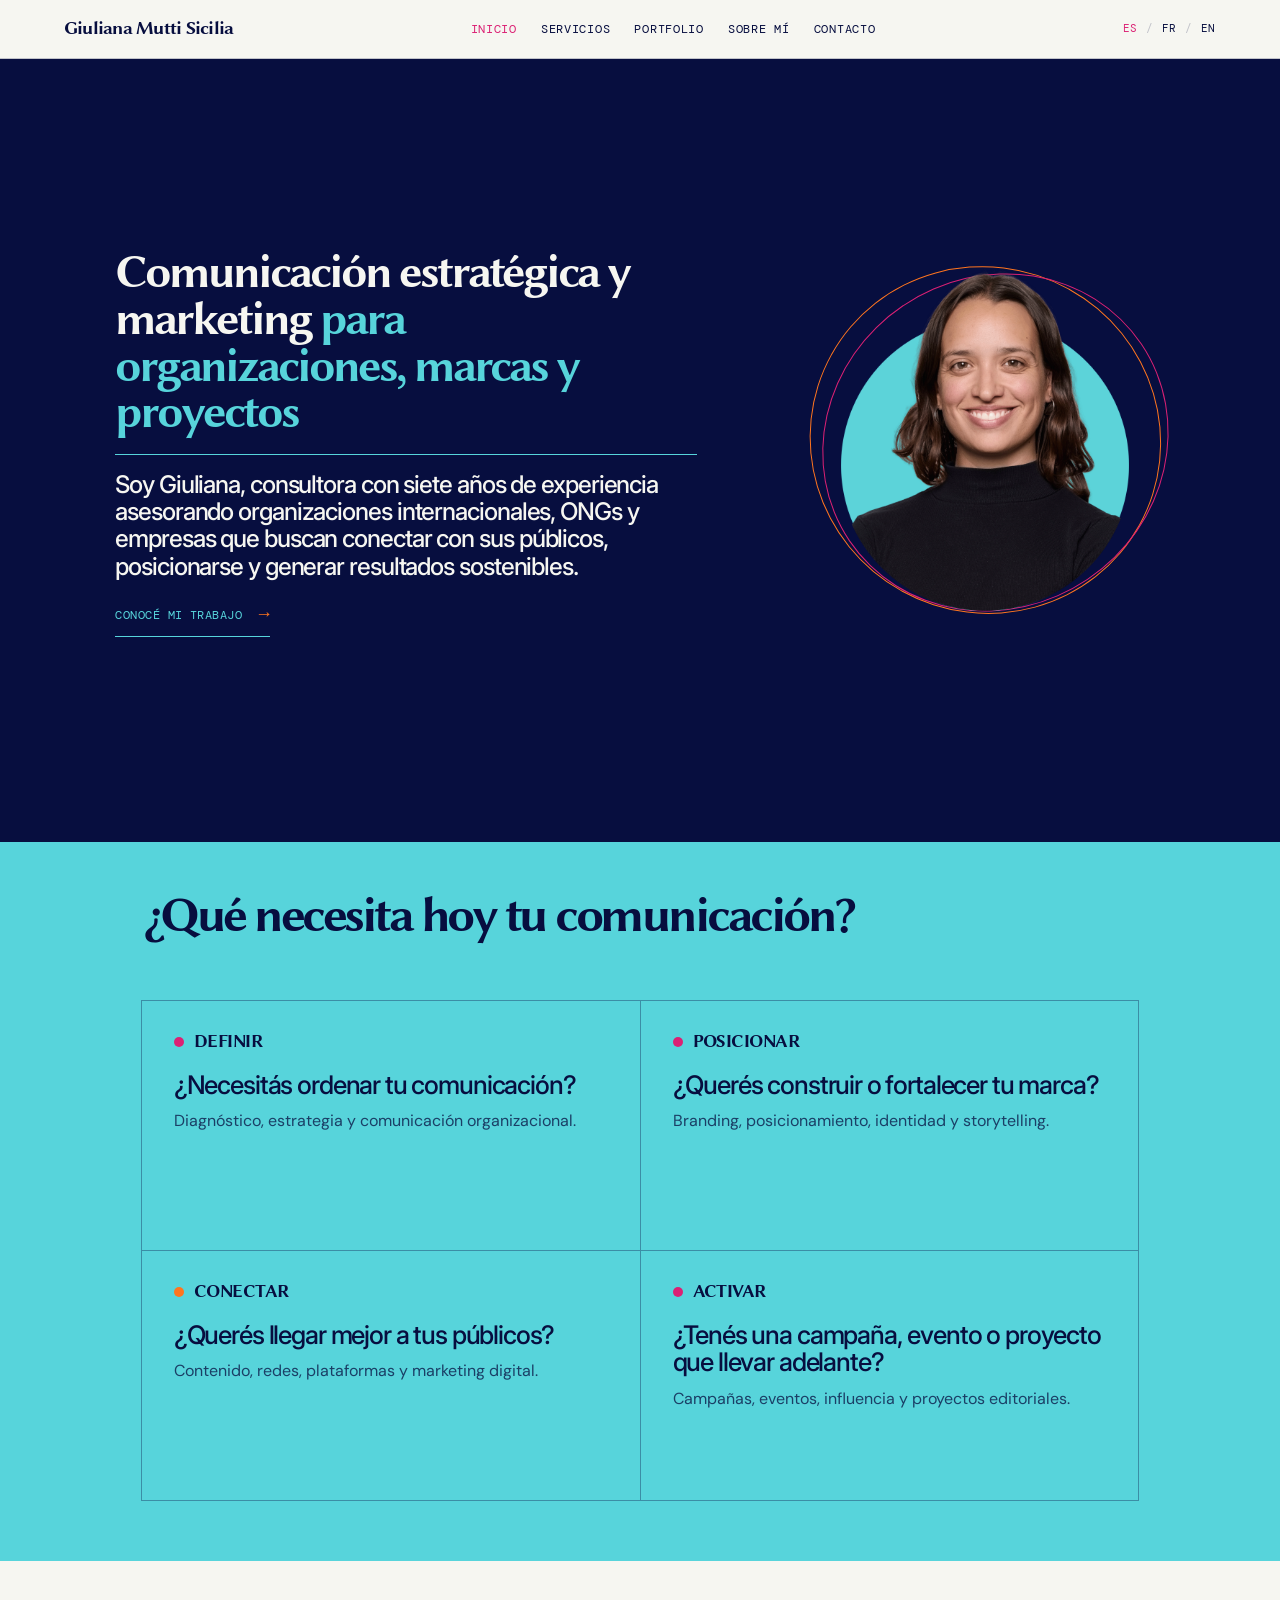
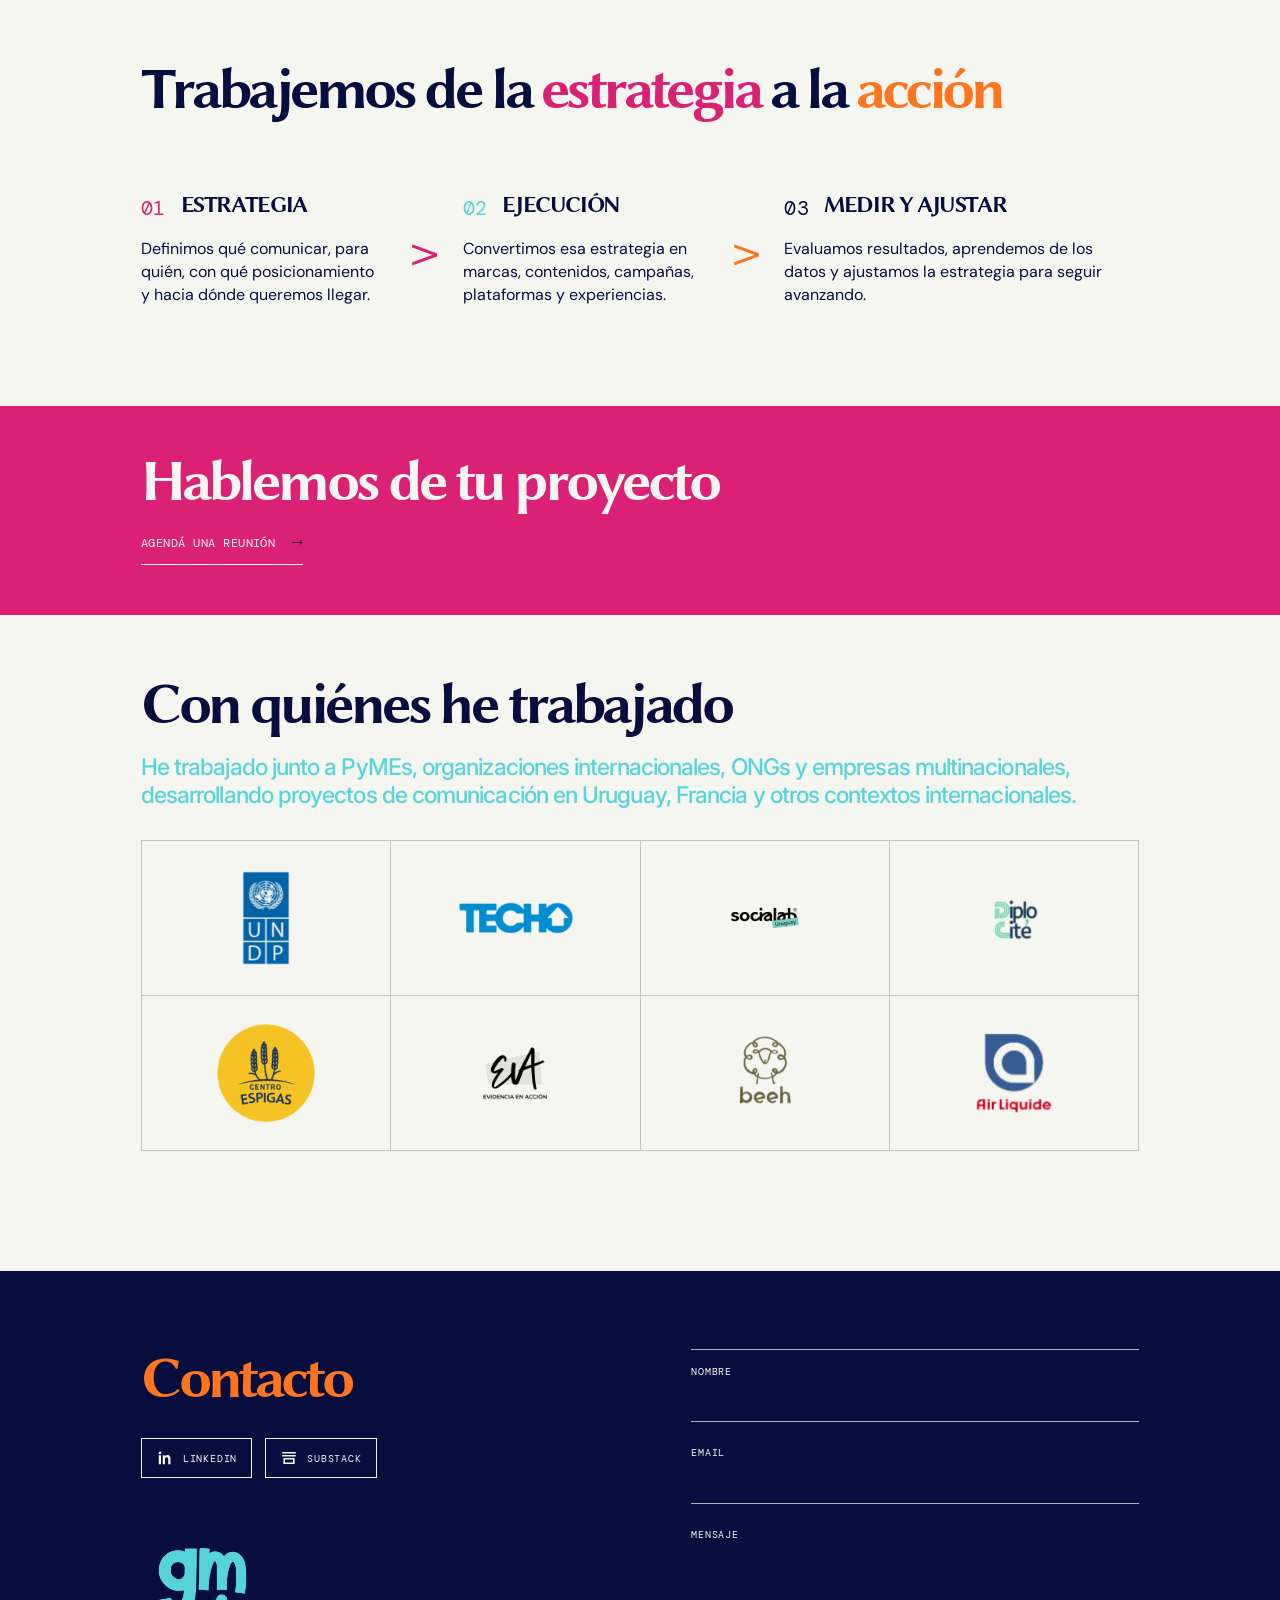
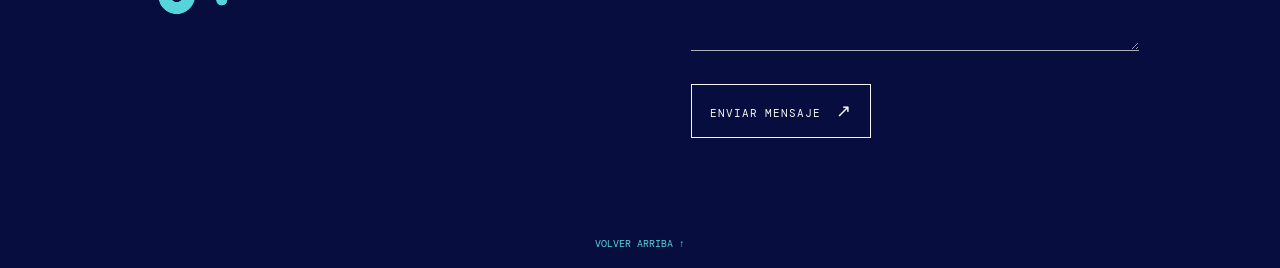
<file: index.html>
<!doctype html>
<html lang="es">
  <head>
    <meta charset="UTF-8" />
    <meta name="viewport" content="width=device-width, initial-scale=1.0" />
    <meta name="description" content="Giuliana Mutti Sicilia — consultora en comunicación y marketing estratégico para organizaciones de impacto." />
    <title>Giuliana Mutti Sicilia · Consultora en comunicación</title>
    <link rel="stylesheet" href="styles.css?v=20260824-5" />
  </head>
  <body>
    <header class="site-header">
      <a class="brand-mark" href="#inicio" aria-label="Giuliana Mutti Sicilia, inicio">Giuliana Mutti Sicilia</a>
      <nav class="main-nav" aria-label="Navegación principal">
        <a href="#inicio">Inicio</a>
        <a href="servicios.html">Servicios</a>
        <a href="portfolio.html">Portfolio</a>
        <a href="sobre-mi.html">Sobre mí</a>
        <a href="#contacto">Contacto</a>
      </nav>
      <div class="language-switcher" aria-label="Idioma"><a href="index.html" aria-current="page">ES</a><span>/</span><a href="fr/index.html">FR</a><span>/</span><a href="en/index.html">EN</a></div>
    </header>

    <main>
      <section class="hero" id="inicio">
        <div class="hero-copy">
          <h1 class="hero-title">Comunicación estratégica y marketing <span>para organizaciones, marcas y proyectos</span></h1>
          <p class="hero-intro">Soy Giuliana, consultora con siete años de experiencia asesorando organizaciones internacionales, ONGs y empresas que buscan conectar con sus públicos, posicionarse y generar resultados sostenibles.</p>
          <a class="hero-work-link" href="portfolio.html">Conocé mi trabajo <span aria-hidden="true">→</span></a>
        </div>
        <div class="hero-portrait">
          <div class="portrait-orbit orbit-one"></div>
          <div class="portrait-orbit orbit-two"></div>
          <img src="images/Profesional_photo.png" alt="Giuliana Mutti Sicilia sonríe a cámara" />
        </div>
      </section>
      <section class="skills" id="servicios">
        <div class="skills-header"><h2>¿Qué necesita hoy tu comunicación?</h2></div>
        <div class="services-grid">
          <article class="service-card service-define">
            <h3>Definir</h3>
            <p class="service-question">¿Necesitás ordenar tu comunicación?</p>
            <p>Diagnóstico, estrategia y comunicación organizacional.</p>
          </article>
          <article class="service-card service-position">
            <h3>Posicionar</h3>
            <p class="service-question">¿Querés construir o fortalecer tu marca?</p>
            <p>Branding, posicionamiento, identidad y storytelling.</p>
          </article>
          <article class="service-card service-connect">
            <h3>Conectar</h3>
            <p class="service-question">¿Querés llegar mejor a tus públicos?</p>
            <p>Contenido, redes, plataformas y marketing digital.</p>
          </article>
          <article class="service-card service-activate">
            <h3>Activar</h3>
            <p class="service-question">¿Tenés una campaña, evento o proyecto que llevar adelante?</p>
            <p>Campañas, eventos, influencia y proyectos editoriales.</p>
          </article>
        </div>
      </section>

      <section class="work-process" aria-labelledby="proceso-titulo">
        <h2 id="proceso-titulo">Trabajemos de la <span class="process-strategy">estrategia</span> a la <span class="process-action">acción</span></h2>
        <div class="process-grid">
          <article class="process-step">
            <h3><span class="process-number">01</span> Estrategia</h3>
            <p>Definimos qué comunicar, para quién, con qué posicionamiento y hacia dónde queremos llegar.</p>
          </article>
          <span class="process-arrow process-arrow-pink" aria-hidden="true">&gt;</span>
          <article class="process-step">
            <h3><span class="process-number">02</span> Ejecución</h3>
            <p>Convertimos esa estrategia en marcas, contenidos, campañas, plataformas y experiencias.</p>
          </article>
          <span class="process-arrow process-arrow-orange" aria-hidden="true">&gt;</span>
          <article class="process-step">
            <h3><span class="process-number">03</span> Medir y ajustar</h3>
            <p>Evaluamos resultados, aprendemos de los datos y ajustamos la estrategia para seguir avanzando.</p>
          </article>
        </div>
      </section>

      <section class="meeting-cta">
        <div>
          <h2>Hablemos de tu proyecto</h2>
          <a class="meeting-link" href="https://cal.com/giuliana-mutti-sicilia-lba4mo/30min" target="_blank" rel="noreferrer">Agendá una reunión <span aria-hidden="true">→</span></a>
        </div>
      </section>

      <section class="experience section-light" id="experiencia">
        <div class="experience-heading">
          <h2>Con quiénes he trabajado</h2>
          <p class="experience-intro">He trabajado junto a PyMEs, organizaciones internacionales, ONGs y empresas multinacionales, desarrollando proyectos de comunicación en Uruguay, Francia y otros contextos internacionales.</p>
        </div>
        <div class="logo-wall" aria-label="Organizaciones con las que Giuliana ha trabajado">
          <div class="logo-tile"><img src="images/undp_logo.png" alt="UNDP" /></div>
          <div class="logo-tile"><img src="images/logo_techo.png" alt="TECHO" /></div>
          <div class="logo-tile"><img src="images/socialab uy.jpg" alt="Socialab" /></div>
          <div class="logo-tile"><img src="images/Logo_DiploCite.png" alt="DiploCITE" /></div>
          <div class="logo-tile"><img src="images/logo_espigas.png" alt="Espigas" /></div>
          <div class="logo-tile"><img src="images/logo_Eva.png" alt="Eva" /></div>
          <div class="logo-tile"><img src="images/Logo_basico_oscuro_sin_fondo.png" alt="Beeh" /></div>
          <div class="logo-tile"><img src="images/air_liquide_compact.jpg" alt="Air Liquide" /></div>
        </div>
      </section>

      <section class="contact" id="contacto">
        <div class="contact-top">
          <h2>Contacto</h2>
          <div class="social-links" aria-label="Redes de Giuliana">
            <a href="https://www.linkedin.com/in/giuliana-mutti-sicilia" target="_blank" rel="noreferrer" aria-label="LinkedIn de Giuliana Mutti Sicilia"><svg viewBox="0 0 24 24" aria-hidden="true"><path d="M5.2 3.5A1.7 1.7 0 1 1 5.2 7a1.7 1.7 0 0 1 0-3.5ZM3.7 8.3h3v12h-3v-12Zm4.9 0h2.9V10h.1c.4-.8 1.4-2 3.4-2 3.6 0 4.3 2.4 4.3 5.5v6.8h-3v-6c0-1.4 0-3.2-2-3.2s-2.3 1.5-2.3 3.1v6.1h-3v-12Z"/></svg><span>LinkedIn</span></a>
            <a href="https://gmuttisicilia.substack.com" target="_blank" rel="noreferrer" aria-label="Substack de Giuliana Mutti Sicilia"><svg viewBox="0 0 24 24" aria-hidden="true"><path d="M3 4h18v2H3V4Zm0 4h18v2H3V8Zm1.5 4h15v8H4.5v-8Zm2.2 2v4h10.6v-4H6.7Z"/></svg><span>Substack</span></a>
          </div>
          <a class="contact-logo" href="#inicio" aria-label="Volver al inicio"><img src="images/logo_gm.png" alt="GM" width="126" height="126" /></a>
        </div>
        <div class="contact-panel">
          <form class="contact-form" action="mailto:gmuttisicilia@gmail.com" method="post" enctype="text/plain">
            <label>Nombre<input name="nombre" type="text" autocomplete="name" required /></label>
            <label>Email<input name="email" type="email" autocomplete="email" required /></label>
            <label>Mensaje<textarea name="mensaje" rows="4" required></textarea></label>
            <button type="submit">Enviar mensaje <span>↗</span></button>
          </form>
        </div>
      </section>
    </main>
    <footer class="site-footer"><a href="#inicio">Volver arriba ↑</a></footer>
    <script src="script.js"></script>
  </body>
</html>
</file>
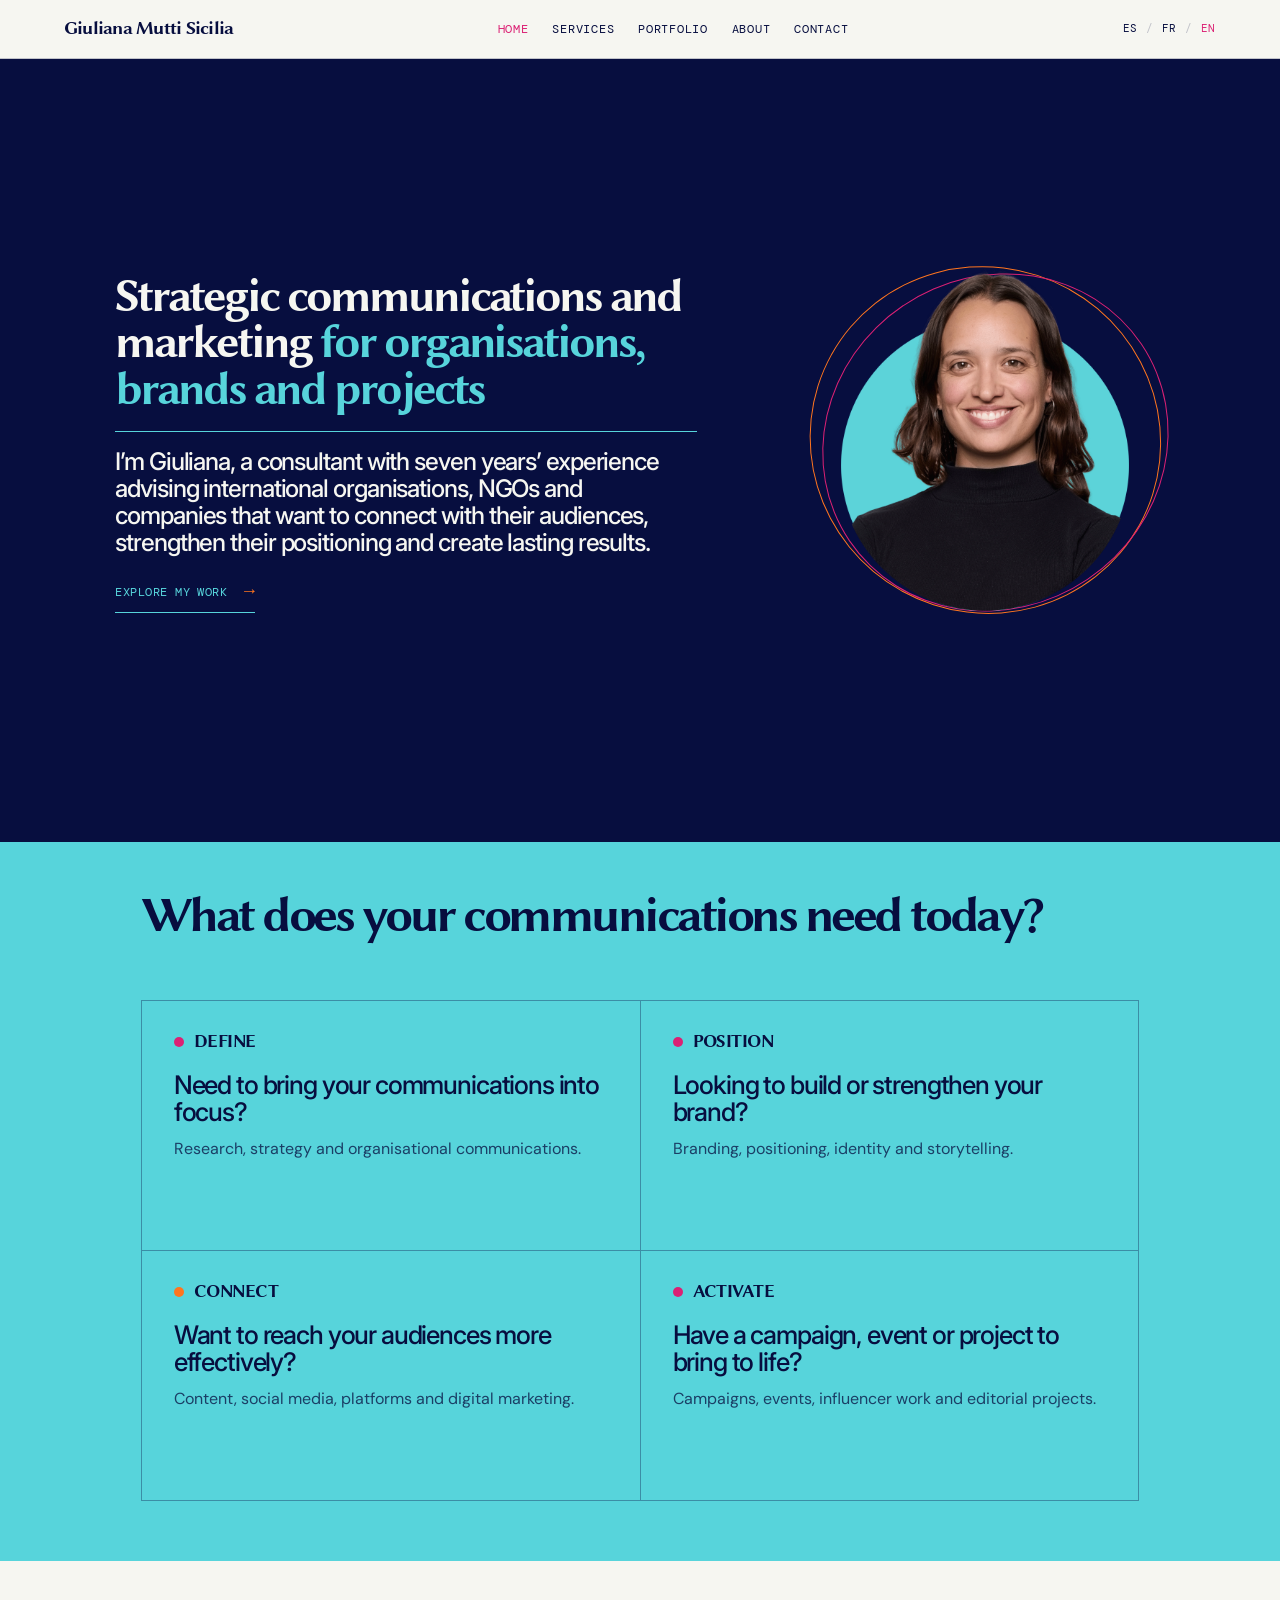
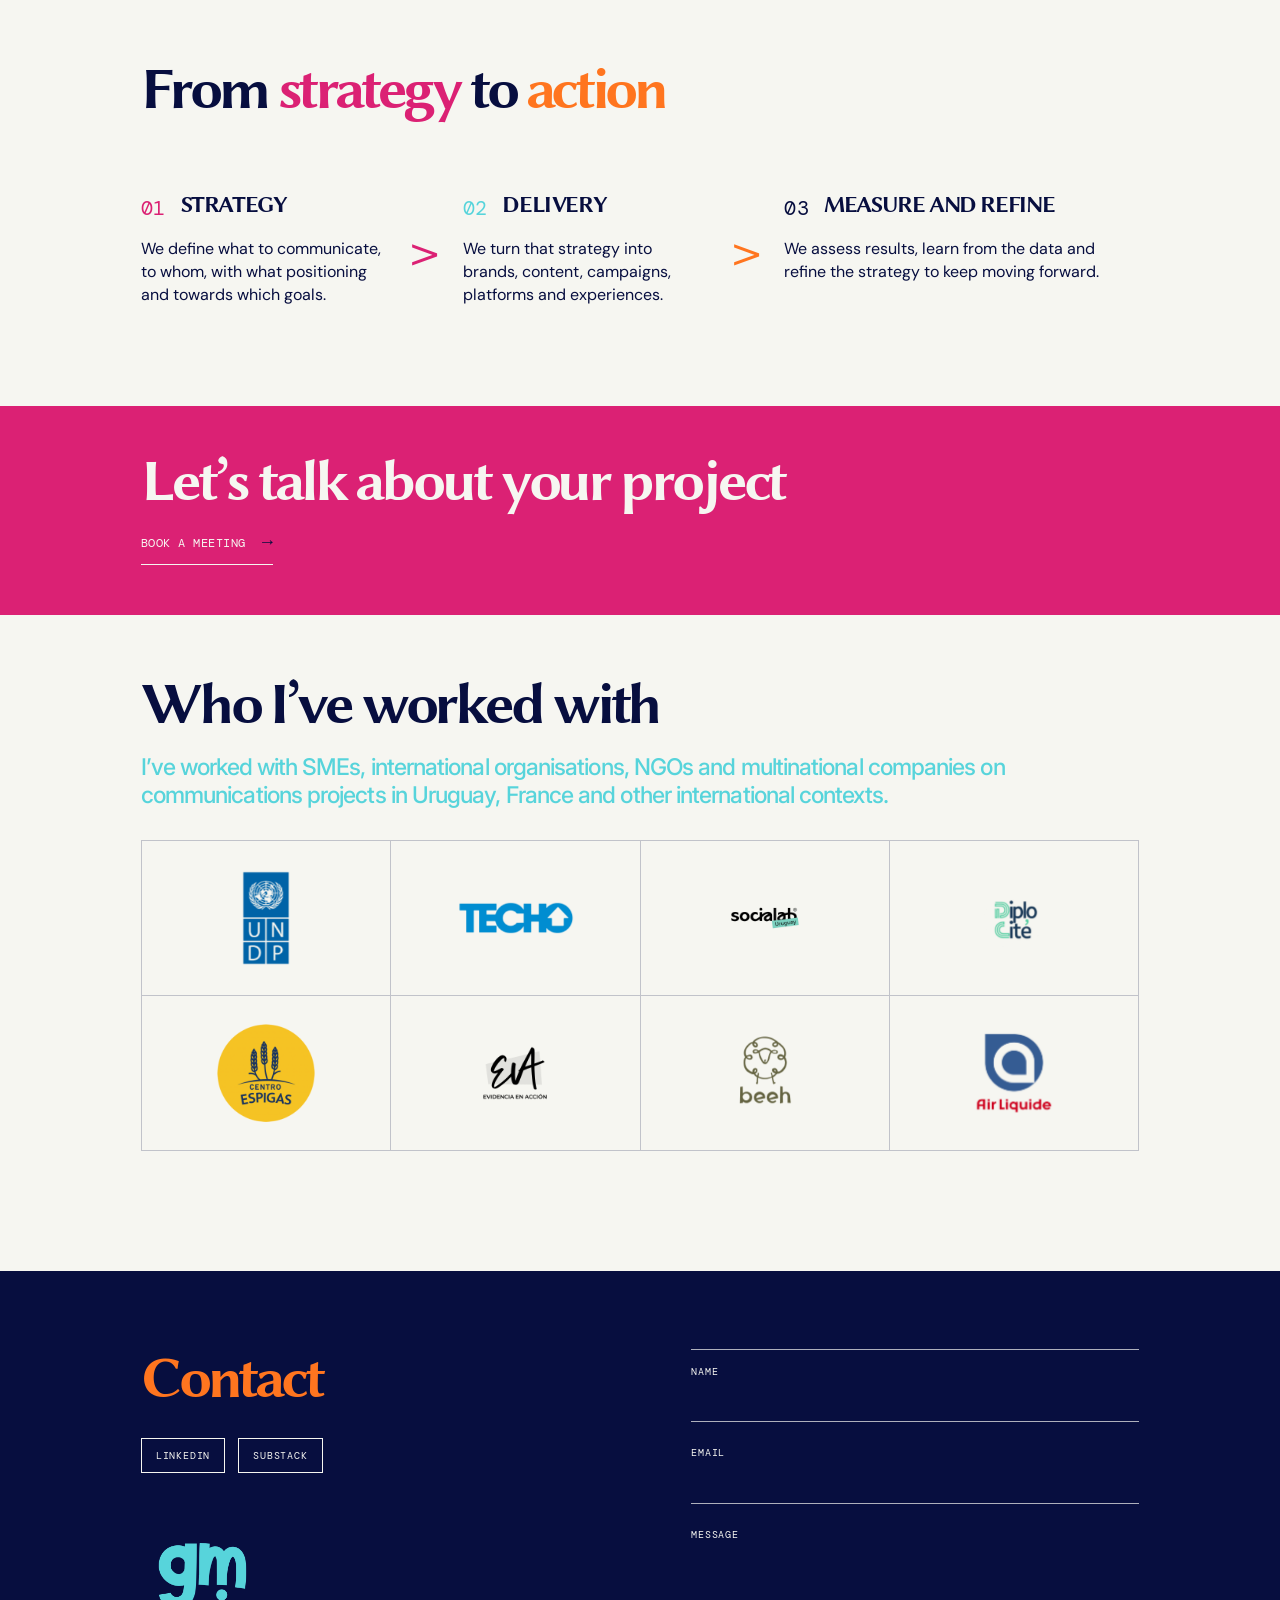
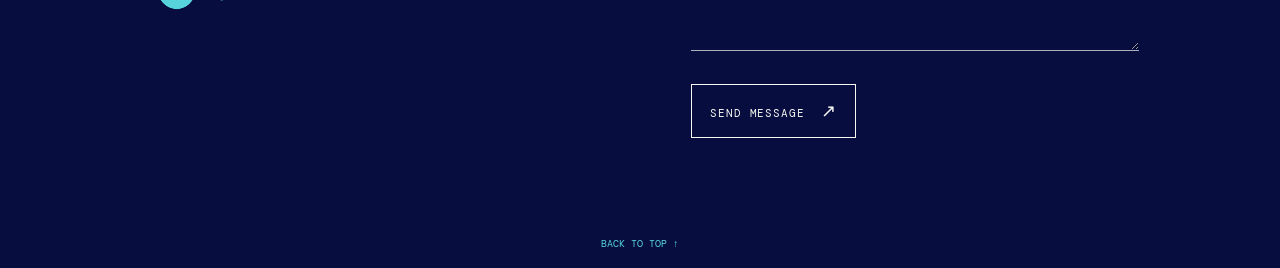
<file: en/index.html>
<!doctype html>
<html lang="en">
  <head><meta charset="UTF-8" /><meta name="viewport" content="width=device-width, initial-scale=1.0" /><meta name="description" content="Giuliana Mutti Sicilia — strategic communications and marketing consultant for organisations creating positive impact." /><title>Giuliana Mutti Sicilia · Strategic communications consultant</title><link rel="stylesheet" href="../styles.css?v=20260824-5" /></head>
  <body>
    <header class="site-header"><a class="brand-mark" href="#home" aria-label="Giuliana Mutti Sicilia, home">Giuliana Mutti Sicilia</a><nav class="main-nav" aria-label="Main navigation"><a href="#home">Home</a><a href="servicios.html">Services</a><a href="portfolio.html">Portfolio</a><a href="sobre-mi.html">About</a><a href="#contact">Contact</a></nav><div class="language-switcher" aria-label="Language"><a href="../index.html">ES</a><span>/</span><a href="../fr/index.html">FR</a><span>/</span><a href="index.html" aria-current="page">EN</a></div></header>
    <main>
      <section class="hero" id="home"><div class="hero-copy"><h1 class="hero-title">Strategic communications and marketing <span>for organisations, brands and projects</span></h1><p class="hero-intro">I’m Giuliana, a consultant with seven years’ experience advising international organisations, NGOs and companies that want to connect with their audiences, strengthen their positioning and create lasting results.</p><a class="hero-work-link" href="portfolio.html">Explore my work <span aria-hidden="true">→</span></a></div><div class="hero-portrait"><div class="portrait-orbit orbit-one"></div><div class="portrait-orbit orbit-two"></div><img src="../images/Profesional_photo.png" alt="Giuliana Mutti Sicilia smiling at the camera" /></div></section>
      <section class="skills" id="services"><div class="skills-header"><h2>What does your communications need today?</h2></div><div class="services-grid"><article class="service-card service-define"><h3>Define</h3><p class="service-question">Need to bring your communications into focus?</p><p>Research, strategy and organisational communications.</p></article><article class="service-card service-position"><h3>Position</h3><p class="service-question">Looking to build or strengthen your brand?</p><p>Branding, positioning, identity and storytelling.</p></article><article class="service-card service-connect"><h3>Connect</h3><p class="service-question">Want to reach your audiences more effectively?</p><p>Content, social media, platforms and digital marketing.</p></article><article class="service-card service-activate"><h3>Activate</h3><p class="service-question">Have a campaign, event or project to bring to life?</p><p>Campaigns, events, influencer work and editorial projects.</p></article></div></section>
      <section class="work-process" aria-labelledby="process-title"><h2 id="process-title">From <span class="process-strategy">strategy</span> to <span class="process-action">action</span></h2><div class="process-grid"><article class="process-step"><h3><span class="process-number">01</span> Strategy</h3><p>We define what to communicate, to whom, with what positioning and towards which goals.</p></article><span class="process-arrow process-arrow-pink" aria-hidden="true">&gt;</span><article class="process-step"><h3><span class="process-number">02</span> Delivery</h3><p>We turn that strategy into brands, content, campaigns, platforms and experiences.</p></article><span class="process-arrow process-arrow-orange" aria-hidden="true">&gt;</span><article class="process-step"><h3><span class="process-number">03</span> Measure and refine</h3><p>We assess results, learn from the data and refine the strategy to keep moving forward.</p></article></div></section>
      <section class="meeting-cta"><div><h2>Let’s talk about your project</h2><a class="meeting-link" href="https://cal.com/giuliana-mutti-sicilia-lba4mo/30min" target="_blank" rel="noreferrer">Book a meeting <span aria-hidden="true">→</span></a></div></section>
      <section class="experience section-light" id="experience"><div class="experience-heading"><h2>Who I’ve worked with</h2><p class="experience-intro">I’ve worked with SMEs, international organisations, NGOs and multinational companies on communications projects in Uruguay, France and other international contexts.</p></div><div class="logo-wall" aria-label="Organisations Giuliana has worked with"><div class="logo-tile"><img src="../images/undp_logo.png" alt="UNDP" /></div><div class="logo-tile"><img src="../images/logo_techo.png" alt="TECHO" /></div><div class="logo-tile"><img src="../images/socialab uy.jpg" alt="Socialab" /></div><div class="logo-tile"><img src="../images/Logo_DiploCite.png" alt="DiploCITE" /></div><div class="logo-tile"><img src="../images/logo_espigas.png" alt="Espigas" /></div><div class="logo-tile"><img src="../images/logo_Eva.png" alt="Eva" /></div><div class="logo-tile"><img src="../images/Logo_basico_oscuro_sin_fondo.png" alt="Beeh" /></div><div class="logo-tile"><img src="../images/air_liquide_compact.jpg" alt="Air Liquide" /></div></div></section>
      <section class="contact" id="contact"><div class="contact-top"><h2>Contact</h2><div class="social-links" aria-label="Giuliana’s social links"><a href="https://www.linkedin.com/in/giuliana-mutti-sicilia" target="_blank" rel="noreferrer" aria-label="Giuliana Mutti Sicilia on LinkedIn"><span>LinkedIn</span></a><a href="https://gmuttisicilia.substack.com" target="_blank" rel="noreferrer" aria-label="Giuliana Mutti Sicilia on Substack"><span>Substack</span></a></div><a class="contact-logo" href="#home" aria-label="Back to home"><img src="../images/logo_gm.png" alt="GM" width="126" height="126" /></a></div><div class="contact-panel"><form class="contact-form" action="mailto:gmuttisicilia@gmail.com" method="post" enctype="text/plain"><label>Name<input name="nombre" type="text" autocomplete="name" required /></label><label>Email<input name="email" type="email" autocomplete="email" required /></label><label>Message<textarea name="mensaje" rows="4" required></textarea></label><button type="submit">Send message <span>↗</span></button></form></div></section>
    </main><footer class="site-footer"><a href="#home">Back to top ↑</a></footer><script src="../script.js"></script>
  </body>
</html>
</file>
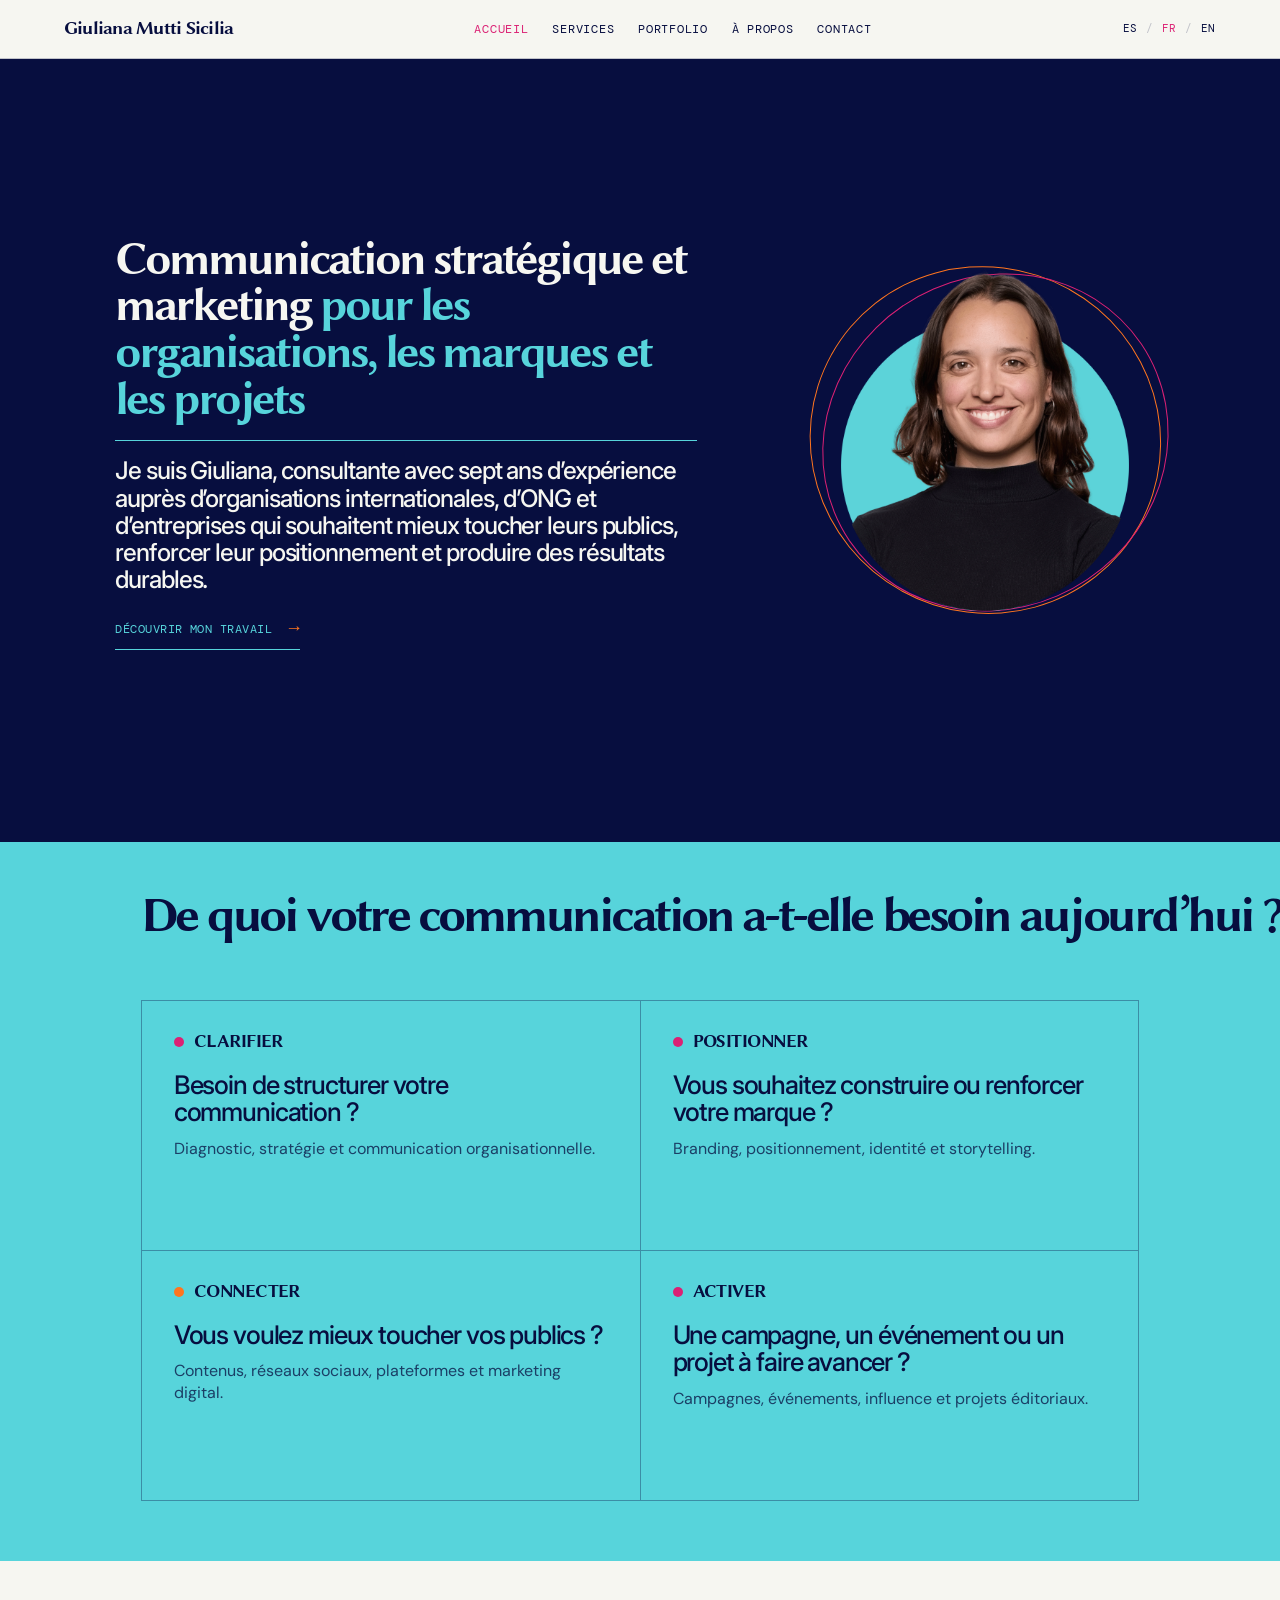
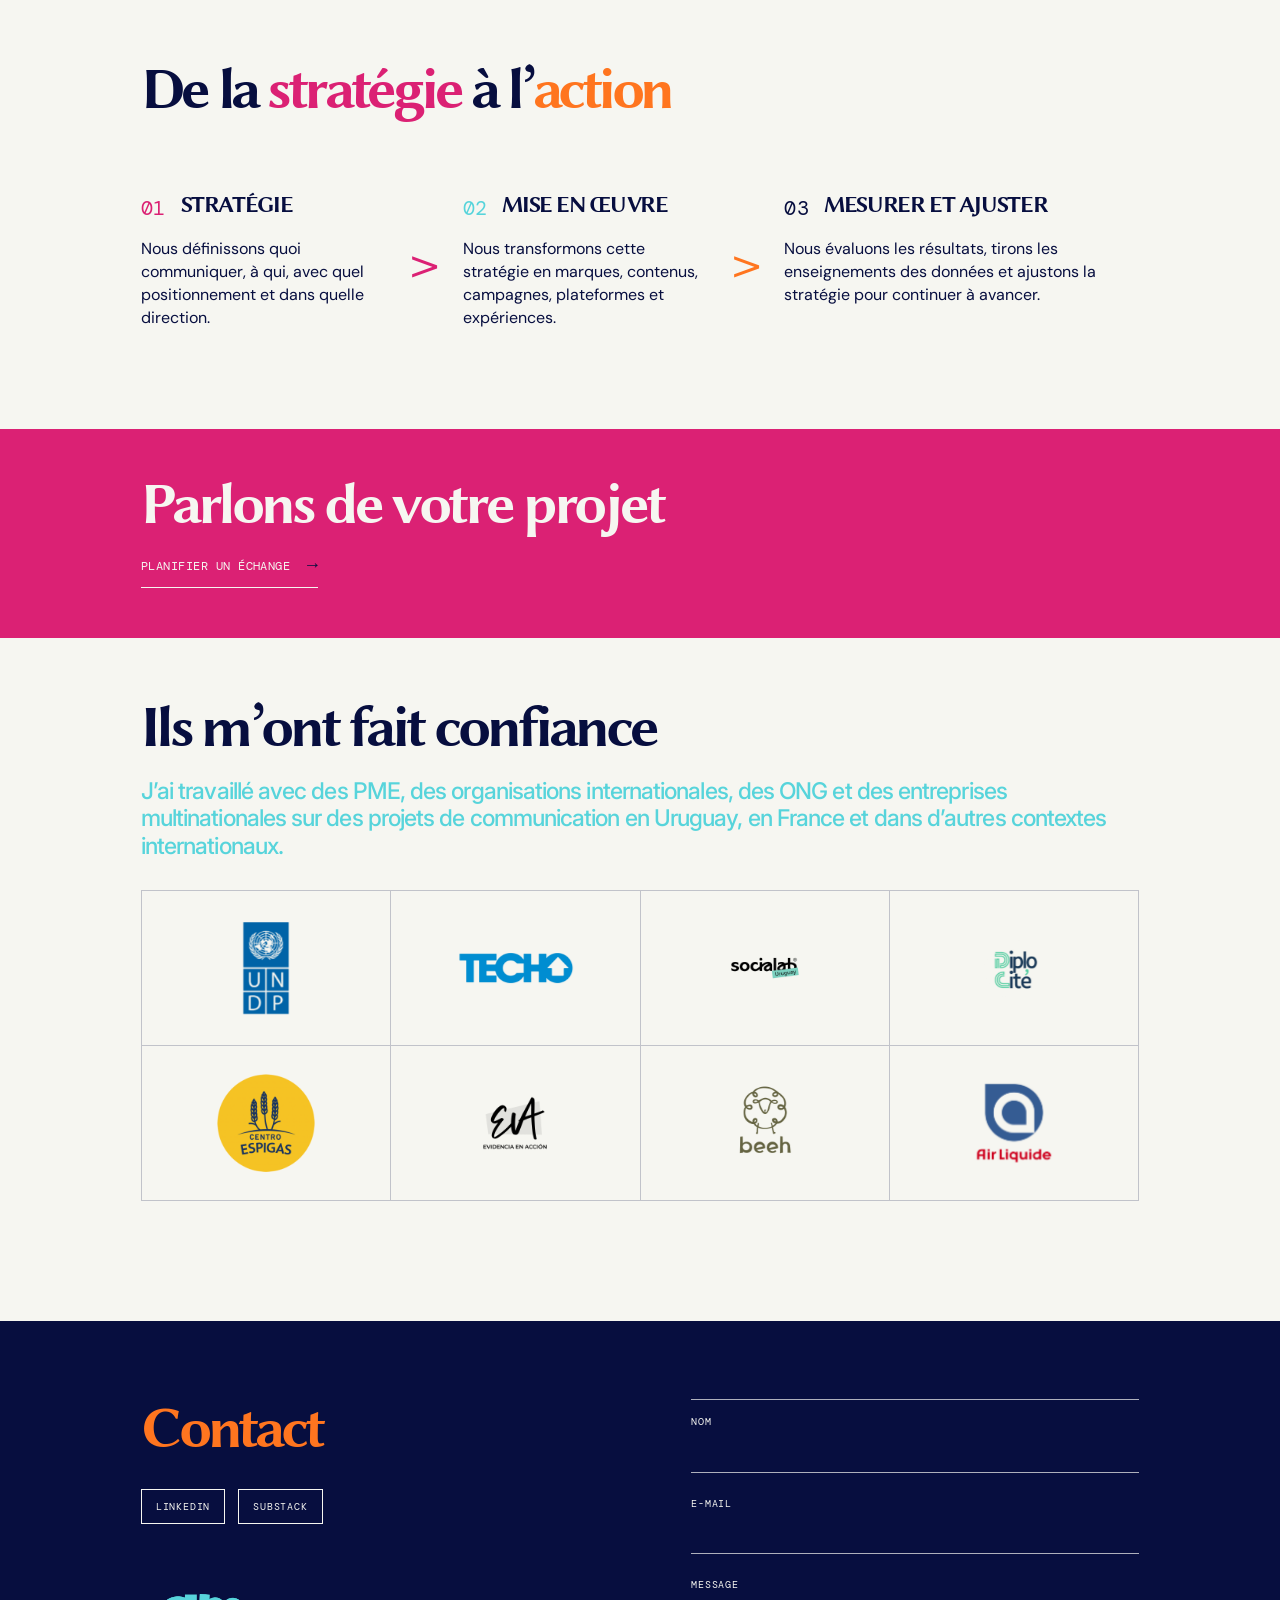
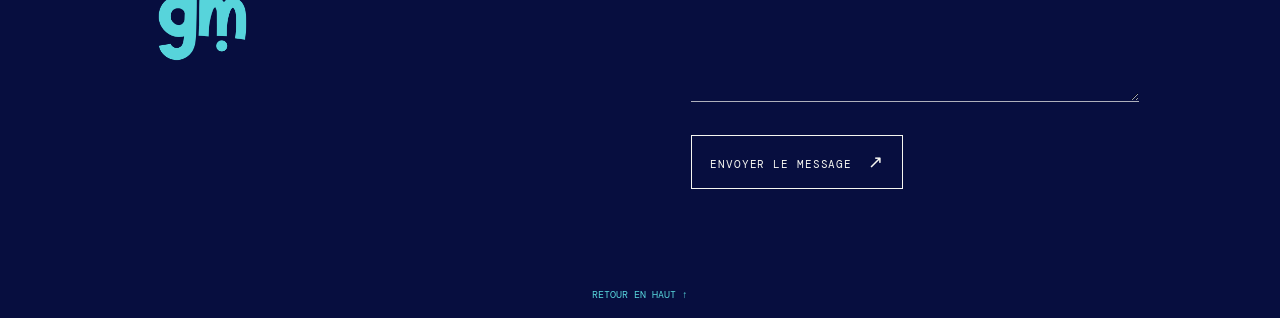
<file: fr/index.html>
<!doctype html>
<html lang="fr">
  <head>
    <meta charset="UTF-8" />
    <meta name="viewport" content="width=device-width, initial-scale=1.0" />
    <meta name="description" content="Giuliana Mutti Sicilia — consultante en communication stratégique et marketing pour les organisations à impact." />
    <title>Giuliana Mutti Sicilia · Consultante en communication</title>
    <link rel="stylesheet" href="../styles.css?v=20260824-5" />
  </head>
  <body>
    <header class="site-header">
      <a class="brand-mark" href="#accueil" aria-label="Giuliana Mutti Sicilia, accueil">Giuliana Mutti Sicilia</a>
      <nav class="main-nav" aria-label="Navigation principale">
        <a href="#accueil">Accueil</a><a href="servicios.html">Services</a><a href="portfolio.html">Portfolio</a><a href="sobre-mi.html">À propos</a><a href="#contact">Contact</a>
      </nav>
      <div class="language-switcher" aria-label="Langue"><a href="../index.html">ES</a><span>/</span><a href="index.html" aria-current="page">FR</a><span>/</span><a href="../en/index.html">EN</a></div>
    </header>
    <main>
      <section class="hero" id="accueil"><div class="hero-copy"><h1 class="hero-title">Communication stratégique et marketing <span>pour les organisations, les marques et les projets</span></h1><p class="hero-intro">Je suis Giuliana, consultante avec sept ans d’expérience auprès d’organisations internationales, d’ONG et d’entreprises qui souhaitent mieux toucher leurs publics, renforcer leur positionnement et produire des résultats durables.</p><a class="hero-work-link" href="portfolio.html">Découvrir mon travail <span aria-hidden="true">→</span></a></div><div class="hero-portrait"><div class="portrait-orbit orbit-one"></div><div class="portrait-orbit orbit-two"></div><img src="../images/Profesional_photo.png" alt="Giuliana Mutti Sicilia sourit face à l’objectif" /></div></section>
      <section class="skills" id="services"><div class="skills-header"><h2>De quoi votre communication a-t-elle besoin aujourd’hui&nbsp;?</h2></div><div class="services-grid"><article class="service-card service-define"><h3>Clarifier</h3><p class="service-question">Besoin de structurer votre communication&nbsp;?</p><p>Diagnostic, stratégie et communication organisationnelle.</p></article><article class="service-card service-position"><h3>Positionner</h3><p class="service-question">Vous souhaitez construire ou renforcer votre marque&nbsp;?</p><p>Branding, positionnement, identité et storytelling.</p></article><article class="service-card service-connect"><h3>Connecter</h3><p class="service-question">Vous voulez mieux toucher vos publics&nbsp;?</p><p>Contenus, réseaux sociaux, plateformes et marketing digital.</p></article><article class="service-card service-activate"><h3>Activer</h3><p class="service-question">Une campagne, un événement ou un projet à faire avancer&nbsp;?</p><p>Campagnes, événements, influence et projets éditoriaux.</p></article></div></section>
      <section class="work-process" aria-labelledby="process-title"><h2 id="process-title">De la <span class="process-strategy">stratégie</span> à l’<span class="process-action">action</span></h2><div class="process-grid"><article class="process-step"><h3><span class="process-number">01</span> Stratégie</h3><p>Nous définissons quoi communiquer, à qui, avec quel positionnement et dans quelle direction.</p></article><span class="process-arrow process-arrow-pink" aria-hidden="true">&gt;</span><article class="process-step"><h3><span class="process-number">02</span> Mise en œuvre</h3><p>Nous transformons cette stratégie en marques, contenus, campagnes, plateformes et expériences.</p></article><span class="process-arrow process-arrow-orange" aria-hidden="true">&gt;</span><article class="process-step"><h3><span class="process-number">03</span> Mesurer et ajuster</h3><p>Nous évaluons les résultats, tirons les enseignements des données et ajustons la stratégie pour continuer à avancer.</p></article></div></section>
      <section class="meeting-cta"><div><h2>Parlons de votre projet</h2><a class="meeting-link" href="https://cal.com/giuliana-mutti-sicilia-lba4mo/30min" target="_blank" rel="noreferrer">Planifier un échange <span aria-hidden="true">→</span></a></div></section>
      <section class="experience section-light" id="experience"><div class="experience-heading"><h2>Ils m’ont fait confiance</h2><p class="experience-intro">J’ai travaillé avec des PME, des organisations internationales, des ONG et des entreprises multinationales sur des projets de communication en Uruguay, en France et dans d’autres contextes internationaux.</p></div><div class="logo-wall" aria-label="Organisations avec lesquelles Giuliana a travaillé"><div class="logo-tile"><img src="../images/undp_logo.png" alt="UNDP" /></div><div class="logo-tile"><img src="../images/logo_techo.png" alt="TECHO" /></div><div class="logo-tile"><img src="../images/socialab uy.jpg" alt="Socialab" /></div><div class="logo-tile"><img src="../images/Logo_DiploCite.png" alt="DiploCITE" /></div><div class="logo-tile"><img src="../images/logo_espigas.png" alt="Espigas" /></div><div class="logo-tile"><img src="../images/logo_Eva.png" alt="Eva" /></div><div class="logo-tile"><img src="../images/Logo_basico_oscuro_sin_fondo.png" alt="Beeh" /></div><div class="logo-tile"><img src="../images/air_liquide_compact.jpg" alt="Air Liquide" /></div></div></section>
      <section class="contact" id="contact"><div class="contact-top"><h2>Contact</h2><div class="social-links" aria-label="Réseaux de Giuliana"><a href="https://www.linkedin.com/in/giuliana-mutti-sicilia" target="_blank" rel="noreferrer" aria-label="LinkedIn de Giuliana Mutti Sicilia"><span>LinkedIn</span></a><a href="https://gmuttisicilia.substack.com" target="_blank" rel="noreferrer" aria-label="Substack de Giuliana Mutti Sicilia"><span>Substack</span></a></div><a class="contact-logo" href="#accueil" aria-label="Retour à l’accueil"><img src="../images/logo_gm.png" alt="GM" width="126" height="126" /></a></div><div class="contact-panel"><form class="contact-form" action="mailto:gmuttisicilia@gmail.com" method="post" enctype="text/plain"><label>Nom<input name="nombre" type="text" autocomplete="name" required /></label><label>E-mail<input name="email" type="email" autocomplete="email" required /></label><label>Message<textarea name="mensaje" rows="4" required></textarea></label><button type="submit">Envoyer le message <span>↗</span></button></form></div></section>
    </main><footer class="site-footer"><a href="#accueil">Retour en haut ↑</a></footer><script src="../script.js"></script>
  </body>
</html>
</file>
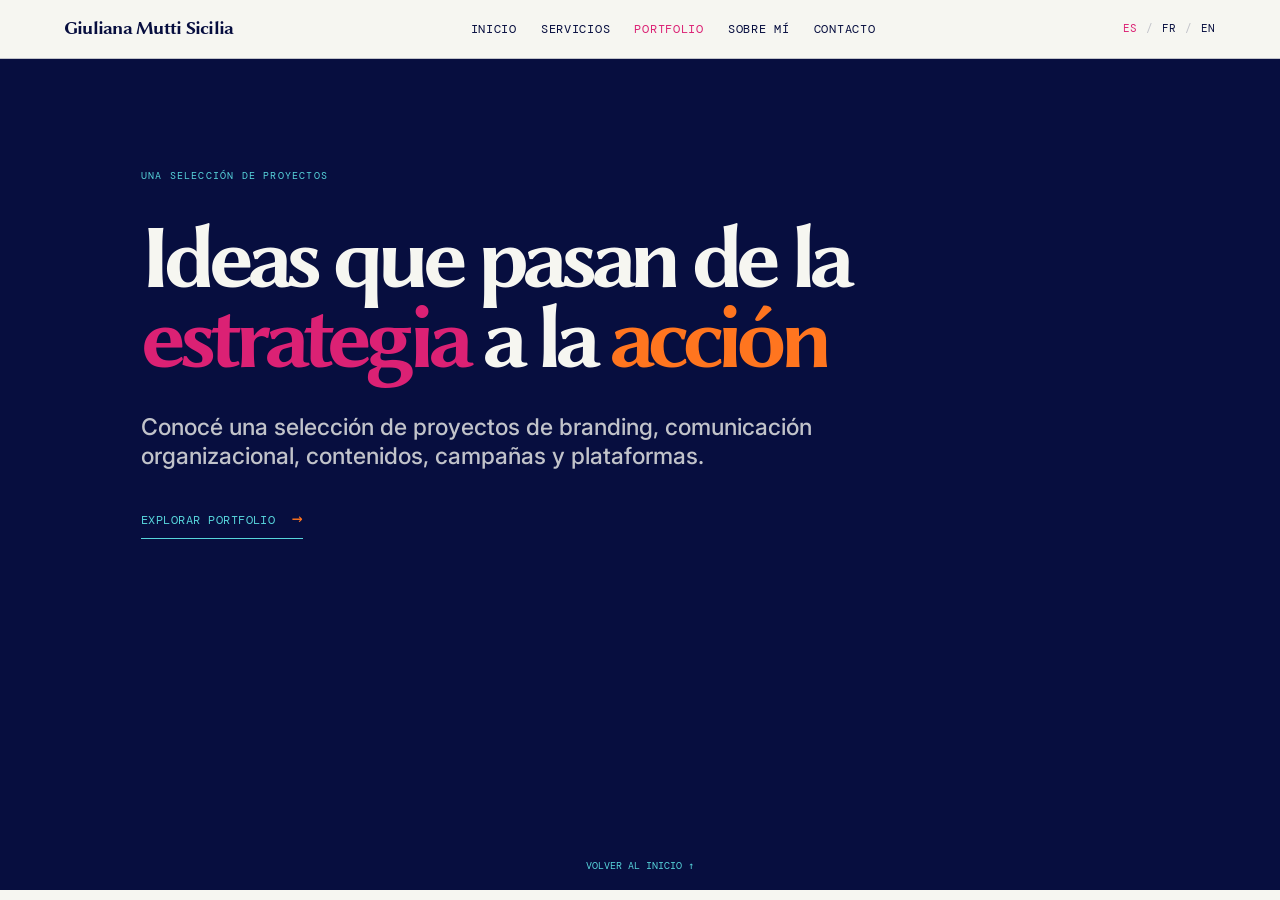
<file: portfolio.html>
<!doctype html>
<html lang="es">
  <head>
    <meta charset="UTF-8" />
    <meta name="viewport" content="width=device-width, initial-scale=1.0" />
    <meta name="description" content="Portfolio de comunicación estratégica y marketing de Giuliana Mutti Sicilia." />
    <title>Portfolio · Giuliana Mutti Sicilia</title>
    <link rel="stylesheet" href="styles.css?v=20260824-5" />
  </head>
  <body>
    <header class="site-header">
      <a class="brand-mark" href="index.html#inicio" aria-label="Giuliana Mutti Sicilia, inicio">Giuliana Mutti Sicilia</a>
      <nav class="main-nav" aria-label="Navegación principal">
        <a href="index.html#inicio">Inicio</a>
        <a href="servicios.html">Servicios</a>
        <a href="portfolio.html" aria-current="page">Portfolio</a>
        <a href="sobre-mi.html">Sobre mí</a>
        <a href="index.html#contacto">Contacto</a>
      </nav>
      <div class="language-switcher" aria-label="Idioma"><a href="portfolio.html" aria-current="page">ES</a><span>/</span><a href="fr/portfolio.html">FR</a><span>/</span><a href="en/portfolio.html">EN</a></div>
    </header>

    <main class="subpage-main">
      <section class="portfolio-page">
        <p class="small-caps">Una selección de proyectos</p>
        <h1>Ideas que pasan de la <span>estrategia</span> a la <em>acción</em></h1>
        <p class="portfolio-page-intro">Conocé una selección de proyectos de branding, comunicación organizacional, contenidos, campañas y plataformas.</p>
        <a class="portfolio-page-link" href="https://canva.link/8izfh0exqkugzx1" target="_blank" rel="noreferrer">Explorar portfolio <span aria-hidden="true">→</span></a>
      </section>
    </main>
    <footer class="site-footer"><a href="index.html#inicio">Volver al inicio ↑</a></footer>
    <script src="script.js"></script>
  </body>
</html>
</file>
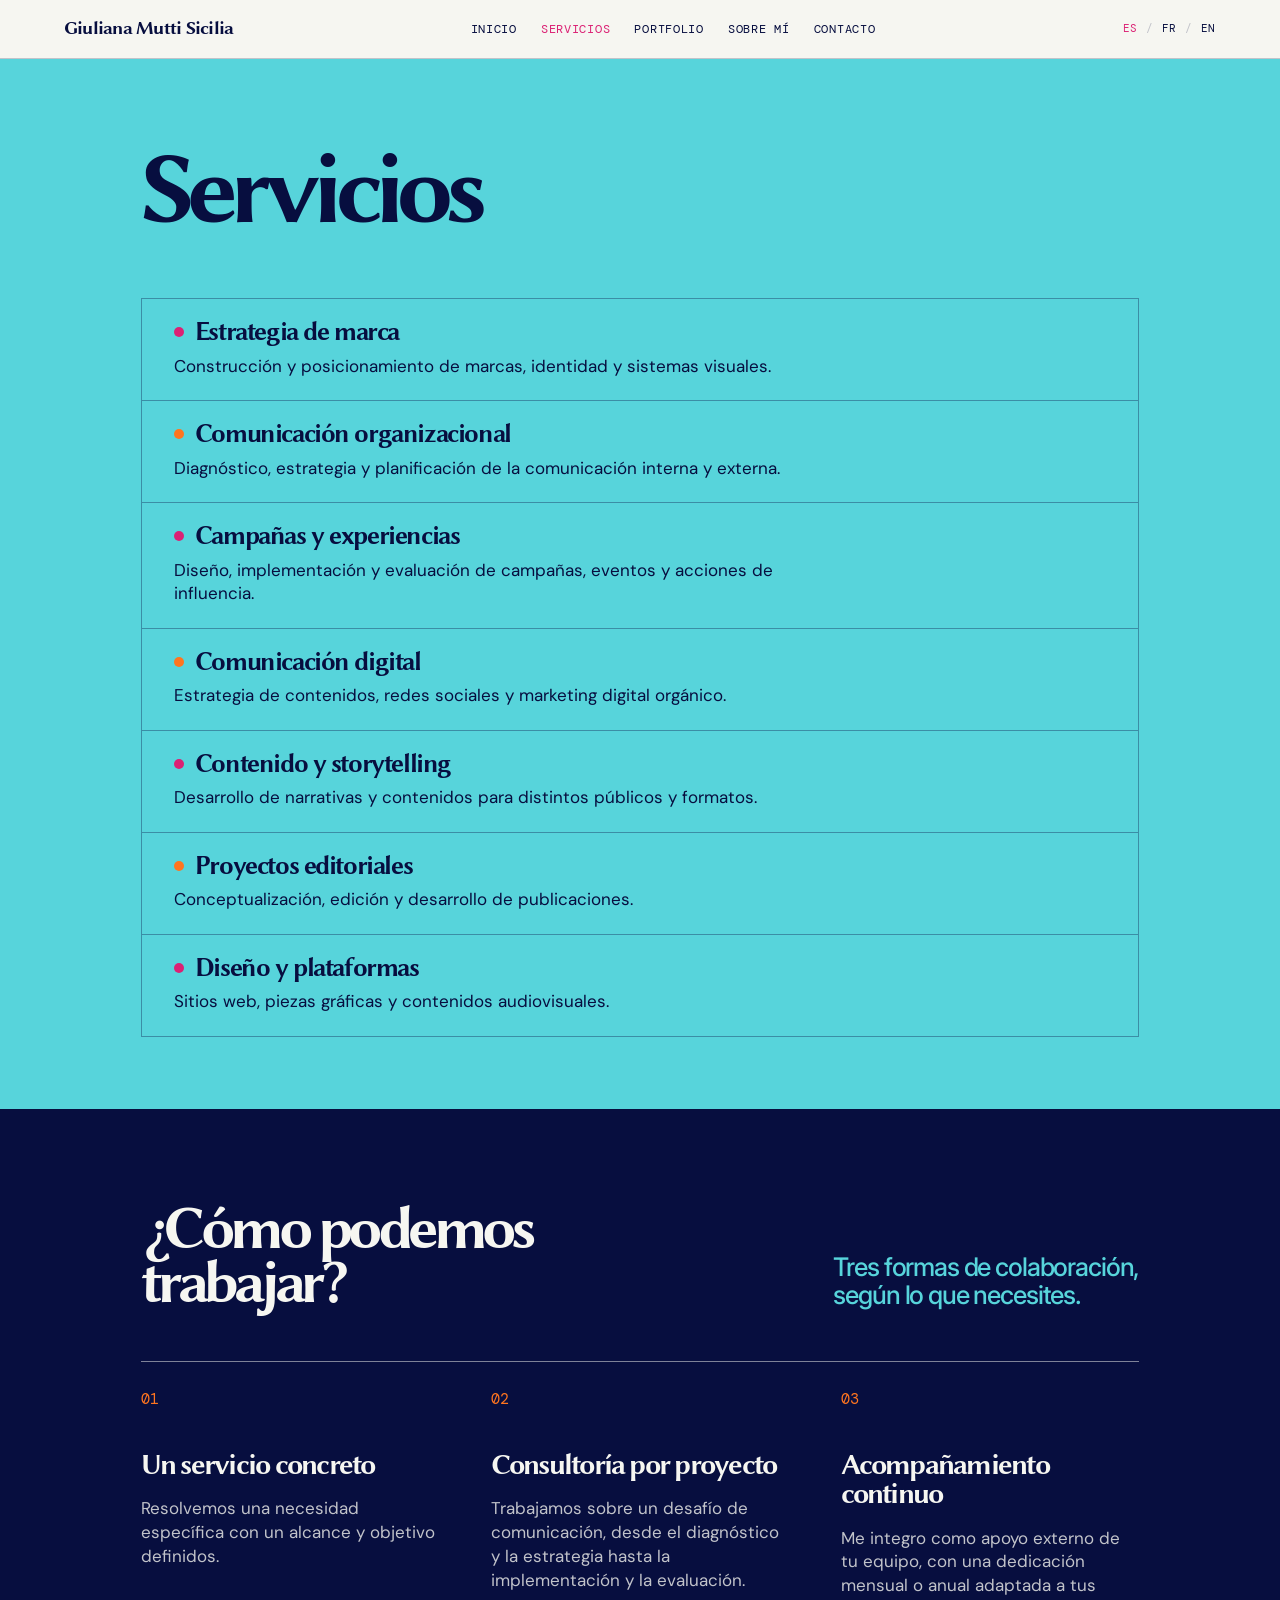
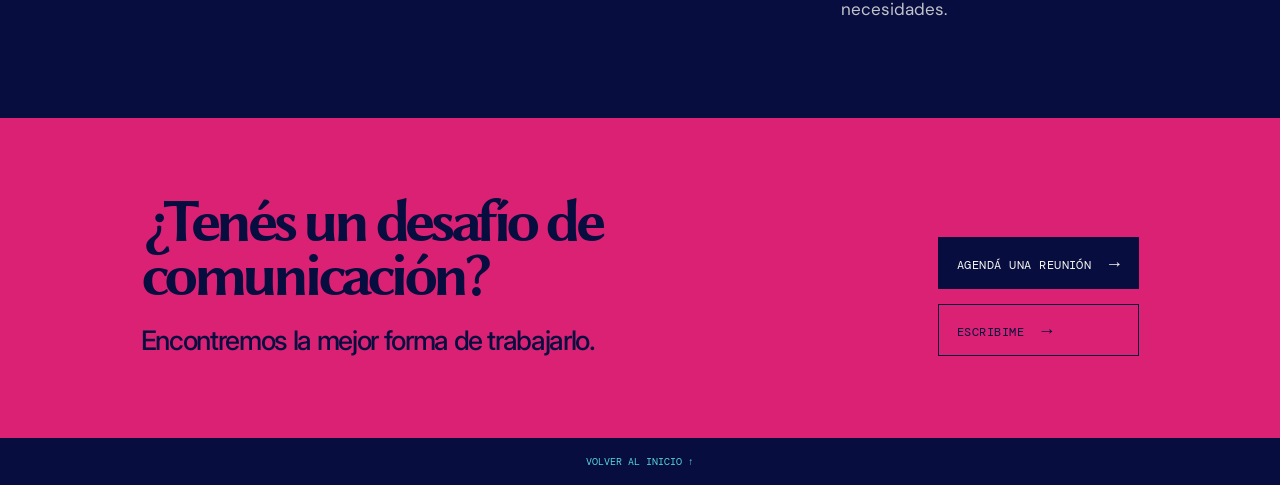
<file: servicios.html>
<!doctype html>
<html lang="es">
  <head>
    <meta charset="UTF-8" />
    <meta name="viewport" content="width=device-width, initial-scale=1.0" />
    <meta name="description" content="Servicios de comunicación estratégica y marketing de Giuliana Mutti Sicilia." />
    <title>Servicios · Giuliana Mutti Sicilia</title>
    <link rel="stylesheet" href="styles.css?v=20260825-1" />
  </head>
  <body>
    <header class="site-header">
      <a class="brand-mark" href="index.html#inicio" aria-label="Giuliana Mutti Sicilia, inicio">Giuliana Mutti Sicilia</a>
      <nav class="main-nav" aria-label="Navegación principal">
        <a href="index.html#inicio">Inicio</a>
        <a href="servicios.html" aria-current="page">Servicios</a>
        <a href="portfolio.html">Portfolio</a>
        <a href="sobre-mi.html">Sobre mí</a>
        <a href="index.html#contacto">Contacto</a>
      </nav>
      <div class="language-switcher" aria-label="Idioma"><a href="servicios.html" aria-current="page">ES</a><span>/</span><a href="fr/servicios.html">FR</a><span>/</span><a href="en/servicios.html">EN</a></div>
    </header>

    <main class="subpage-main services-page">
      <section class="services-overview" aria-labelledby="servicios-titulo">
        <div class="services-heading">
          <h1 id="servicios-titulo">Servicios</h1>
        </div>
        <div class="service-offerings">
          <article><h2>Estrategia de marca</h2><p>Construcción y posicionamiento de marcas, identidad y sistemas visuales.</p></article>
          <article><h2>Comunicación organizacional</h2><p>Diagnóstico, estrategia y planificación de la comunicación interna y externa.</p></article>
          <article><h2>Campañas y experiencias</h2><p>Diseño, implementación y evaluación de campañas, eventos y acciones de influencia.</p></article>
          <article><h2>Comunicación digital</h2><p>Estrategia de contenidos, redes sociales y marketing digital orgánico.</p></article>
          <article><h2>Contenido y storytelling</h2><p>Desarrollo de narrativas y contenidos para distintos públicos y formatos.</p></article>
          <article><h2>Proyectos editoriales</h2><p>Conceptualización, edición y desarrollo de publicaciones.</p></article>
          <article><h2>Diseño y plataformas</h2><p>Sitios web, piezas gráficas y contenidos audiovisuales.</p></article>
        </div>
      </section>

      <section class="collaboration-options" aria-labelledby="colaboracion-titulo">
        <div class="collaboration-heading">
          <h2 id="colaboracion-titulo">¿Cómo podemos<br />trabajar?</h2>
          <p>Tres formas de colaboración,<br />según lo que necesites.</p>
        </div>
        <div class="collaboration-grid">
          <article><span>01</span><h3>Un servicio concreto</h3><p>Resolvemos una necesidad específica con un alcance y objetivo definidos.</p></article>
          <article><span>02</span><h3>Consultoría por proyecto</h3><p>Trabajamos sobre un desafío de comunicación, desde el diagnóstico y la estrategia hasta la implementación y la evaluación.</p></article>
          <article><span>03</span><h3>Acompañamiento continuo</h3><p>Me integro como apoyo externo de tu equipo, con una dedicación mensual o anual adaptada a tus necesidades.</p></article>
        </div>
      </section>

      <section class="services-contact-cta" aria-labelledby="desafio-titulo">
        <div>
          <h2 id="desafio-titulo">¿Tenés un desafío de comunicación?</h2>
          <p>Encontremos la mejor forma de trabajarlo.</p>
        </div>
        <div class="services-cta-links">
          <a class="services-cta-primary" href="https://cal.com/giuliana-mutti-sicilia-lba4mo/30min" target="_blank" rel="noreferrer">Agendá una reunión <span aria-hidden="true">→</span></a>
          <a class="services-cta-secondary" href="index.html#contacto">Escribime <span aria-hidden="true">→</span></a>
        </div>
      </section>
    </main>
    <footer class="site-footer"><a href="index.html#inicio">Volver al inicio ↑</a></footer>
    <script src="script.js"></script>
  </body>
</html>
</file>
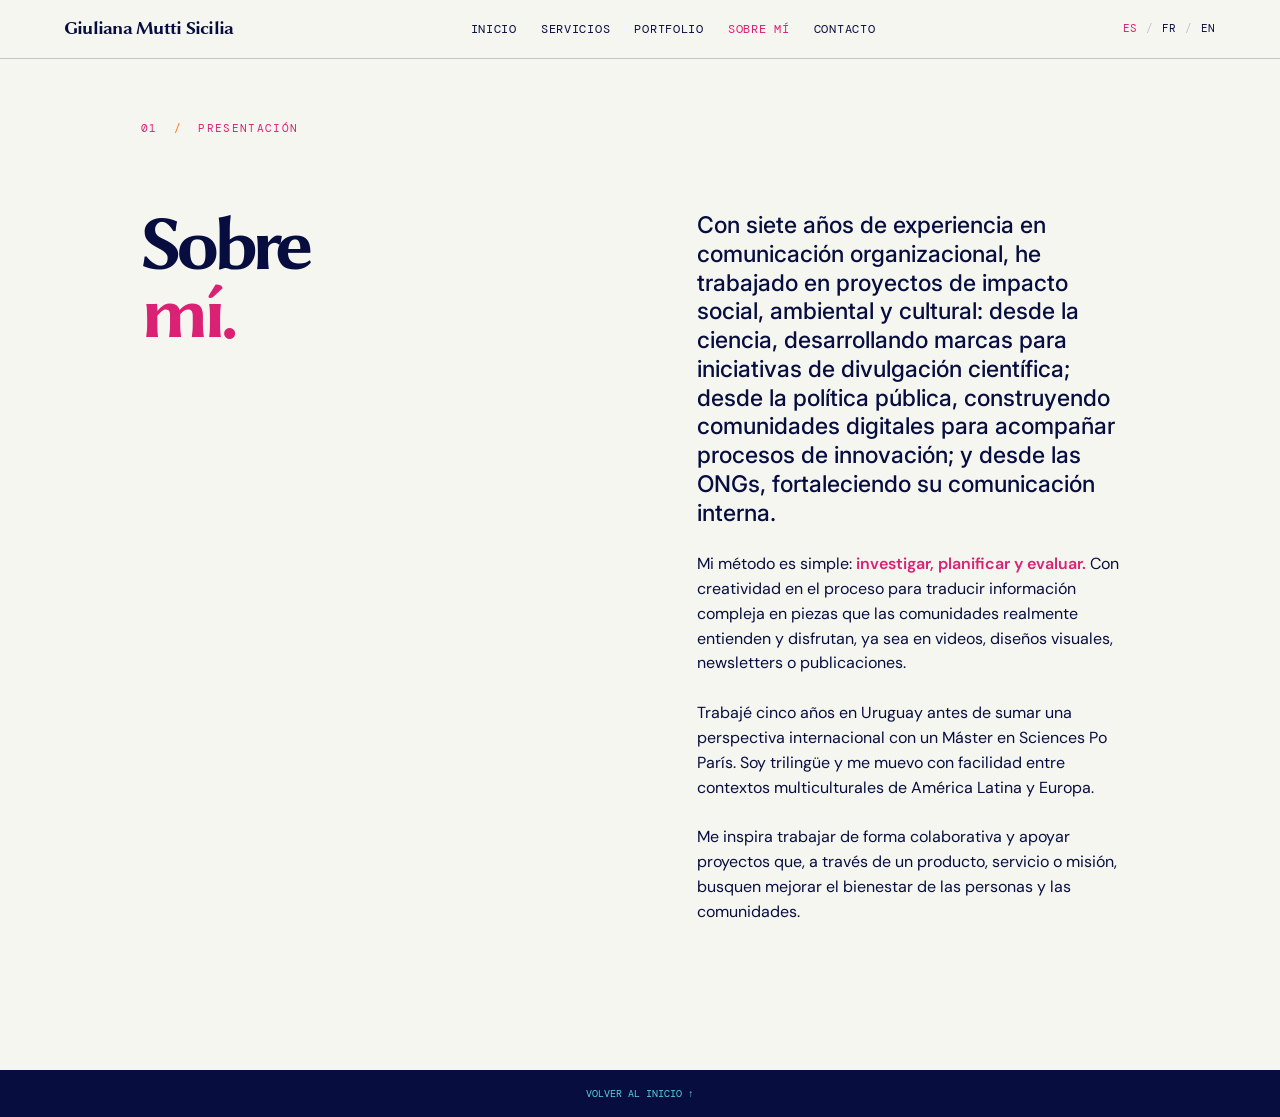
<file: sobre-mi.html>
<!doctype html>
<html lang="es">
  <head>
    <meta charset="UTF-8" />
    <meta name="viewport" content="width=device-width, initial-scale=1.0" />
    <meta name="description" content="Sobre Giuliana Mutti Sicilia, consultora en comunicación estratégica y marketing." />
    <title>Sobre mí · Giuliana Mutti Sicilia</title>
    <link rel="stylesheet" href="styles.css?v=20260824-5" />
  </head>
  <body>
    <header class="site-header">
      <a class="brand-mark" href="index.html#inicio" aria-label="Giuliana Mutti Sicilia, inicio">Giuliana Mutti Sicilia</a>
      <nav class="main-nav" aria-label="Navegación principal">
        <a href="index.html#inicio">Inicio</a>
        <a href="servicios.html">Servicios</a>
        <a href="portfolio.html">Portfolio</a>
        <a href="sobre-mi.html" aria-current="page">Sobre mí</a>
        <a href="index.html#contacto">Contacto</a>
      </nav>
      <div class="language-switcher" aria-label="Idioma"><a href="sobre-mi.html" aria-current="page">ES</a><span>/</span><a href="fr/sobre-mi.html">FR</a><span>/</span><a href="en/sobre-mi.html">EN</a></div>
    </header>

    <main>
      <section class="about section-light" id="presentacion">
        <div class="section-marker marker-pink">01 <span>/</span> presentación</div>
        <div class="about-grid">
          <div class="about-title">
            <h1>Sobre<br /><span>mí.</span></h1>
          </div>
          <div class="about-copy">
            <p class="lead">Con siete años de experiencia en comunicación organizacional, he trabajado en proyectos de impacto social, ambiental y cultural: desde la ciencia, desarrollando marcas para iniciativas de divulgación científica; desde la política pública, construyendo comunidades digitales para acompañar procesos de innovación; y desde las ONGs, fortaleciendo su comunicación interna.</p>
            <p>Mi método es simple: <strong>investigar, planificar y evaluar.</strong> Con creatividad en el proceso para traducir información compleja en piezas que las comunidades realmente entienden y disfrutan, ya sea en videos, diseños visuales, newsletters o publicaciones.</p>
            <p>Trabajé cinco años en Uruguay antes de sumar una perspectiva internacional con un Máster en Sciences Po París. Soy trilingüe y me muevo con facilidad entre contextos multiculturales de América Latina y Europa.</p>
            <p>Me inspira trabajar de forma colaborativa y apoyar proyectos que, a través de un producto, servicio o misión, busquen mejorar el bienestar de las personas y las comunidades.</p>
          </div>
        </div>
      </section>
    </main>

    <footer class="site-footer"><a href="index.html#inicio">Volver al inicio ↑</a></footer>
    <script src="script.js"></script>
  </body>
</html>
</file>
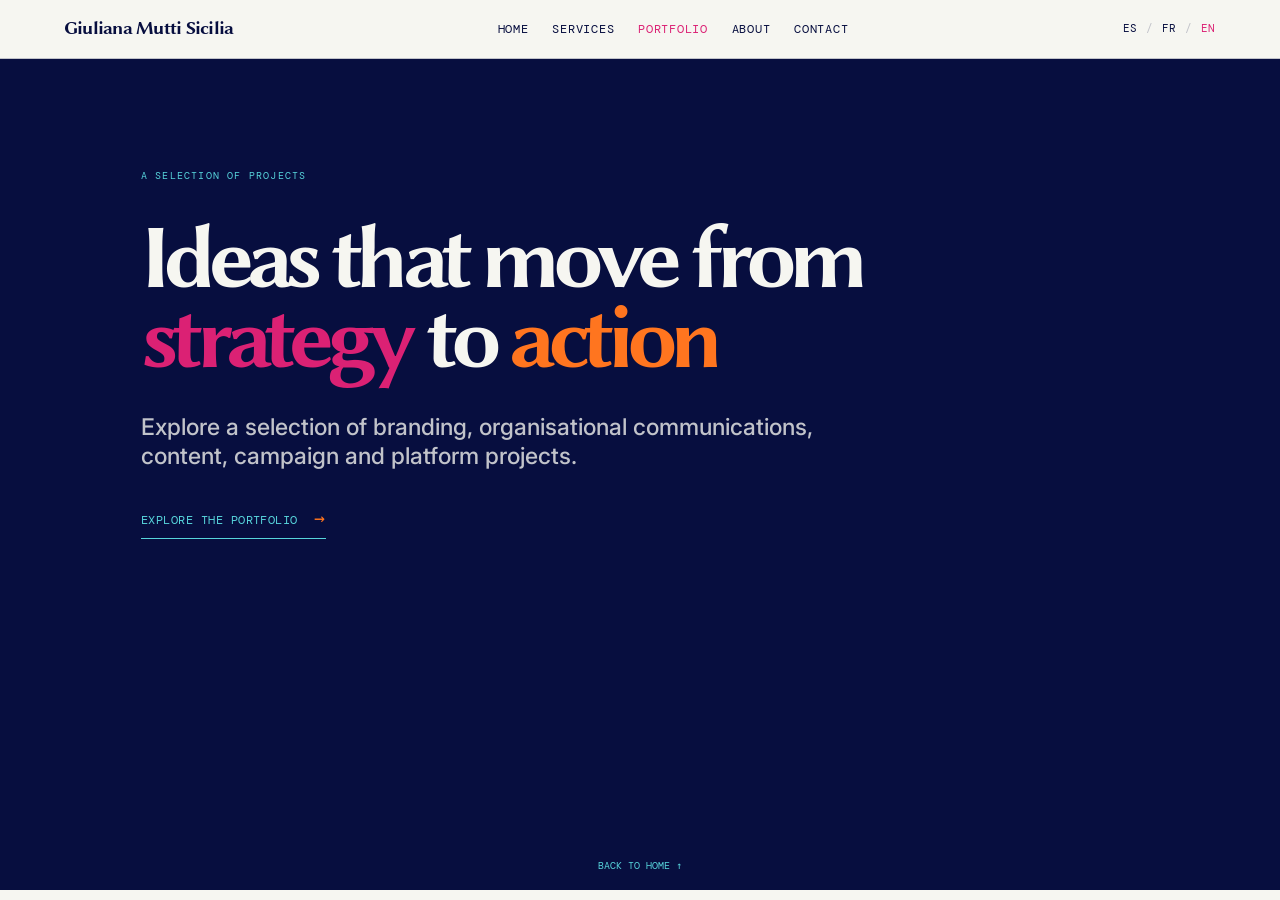
<file: en/portfolio.html>
<!doctype html><html lang="en"><head><meta charset="UTF-8" /><meta name="viewport" content="width=device-width, initial-scale=1.0" /><meta name="description" content="Giuliana Mutti Sicilia’s strategic communications and marketing portfolio." /><title>Portfolio · Giuliana Mutti Sicilia</title><link rel="stylesheet" href="../styles.css?v=20260824-5" /></head><body><header class="site-header"><a class="brand-mark" href="index.html#home" aria-label="Giuliana Mutti Sicilia, home">Giuliana Mutti Sicilia</a><nav class="main-nav" aria-label="Main navigation"><a href="index.html#home">Home</a><a href="servicios.html">Services</a><a href="portfolio.html" aria-current="page">Portfolio</a><a href="sobre-mi.html">About</a><a href="index.html#contact">Contact</a></nav><div class="language-switcher" aria-label="Language"><a href="../portfolio.html">ES</a><span>/</span><a href="../fr/portfolio.html">FR</a><span>/</span><a href="portfolio.html" aria-current="page">EN</a></div></header><main class="subpage-main"><section class="portfolio-page"><p class="small-caps">A selection of projects</p><h1>Ideas that move from <span>strategy</span> to <em>action</em></h1><p class="portfolio-page-intro">Explore a selection of branding, organisational communications, content, campaign and platform projects.</p><a class="portfolio-page-link" href="https://canva.link/8izfh0exqkugzx1" target="_blank" rel="noreferrer">Explore the portfolio <span aria-hidden="true">→</span></a></section></main><footer class="site-footer"><a href="index.html#home">Back to home ↑</a></footer><script src="../script.js"></script></body></html>
</file>
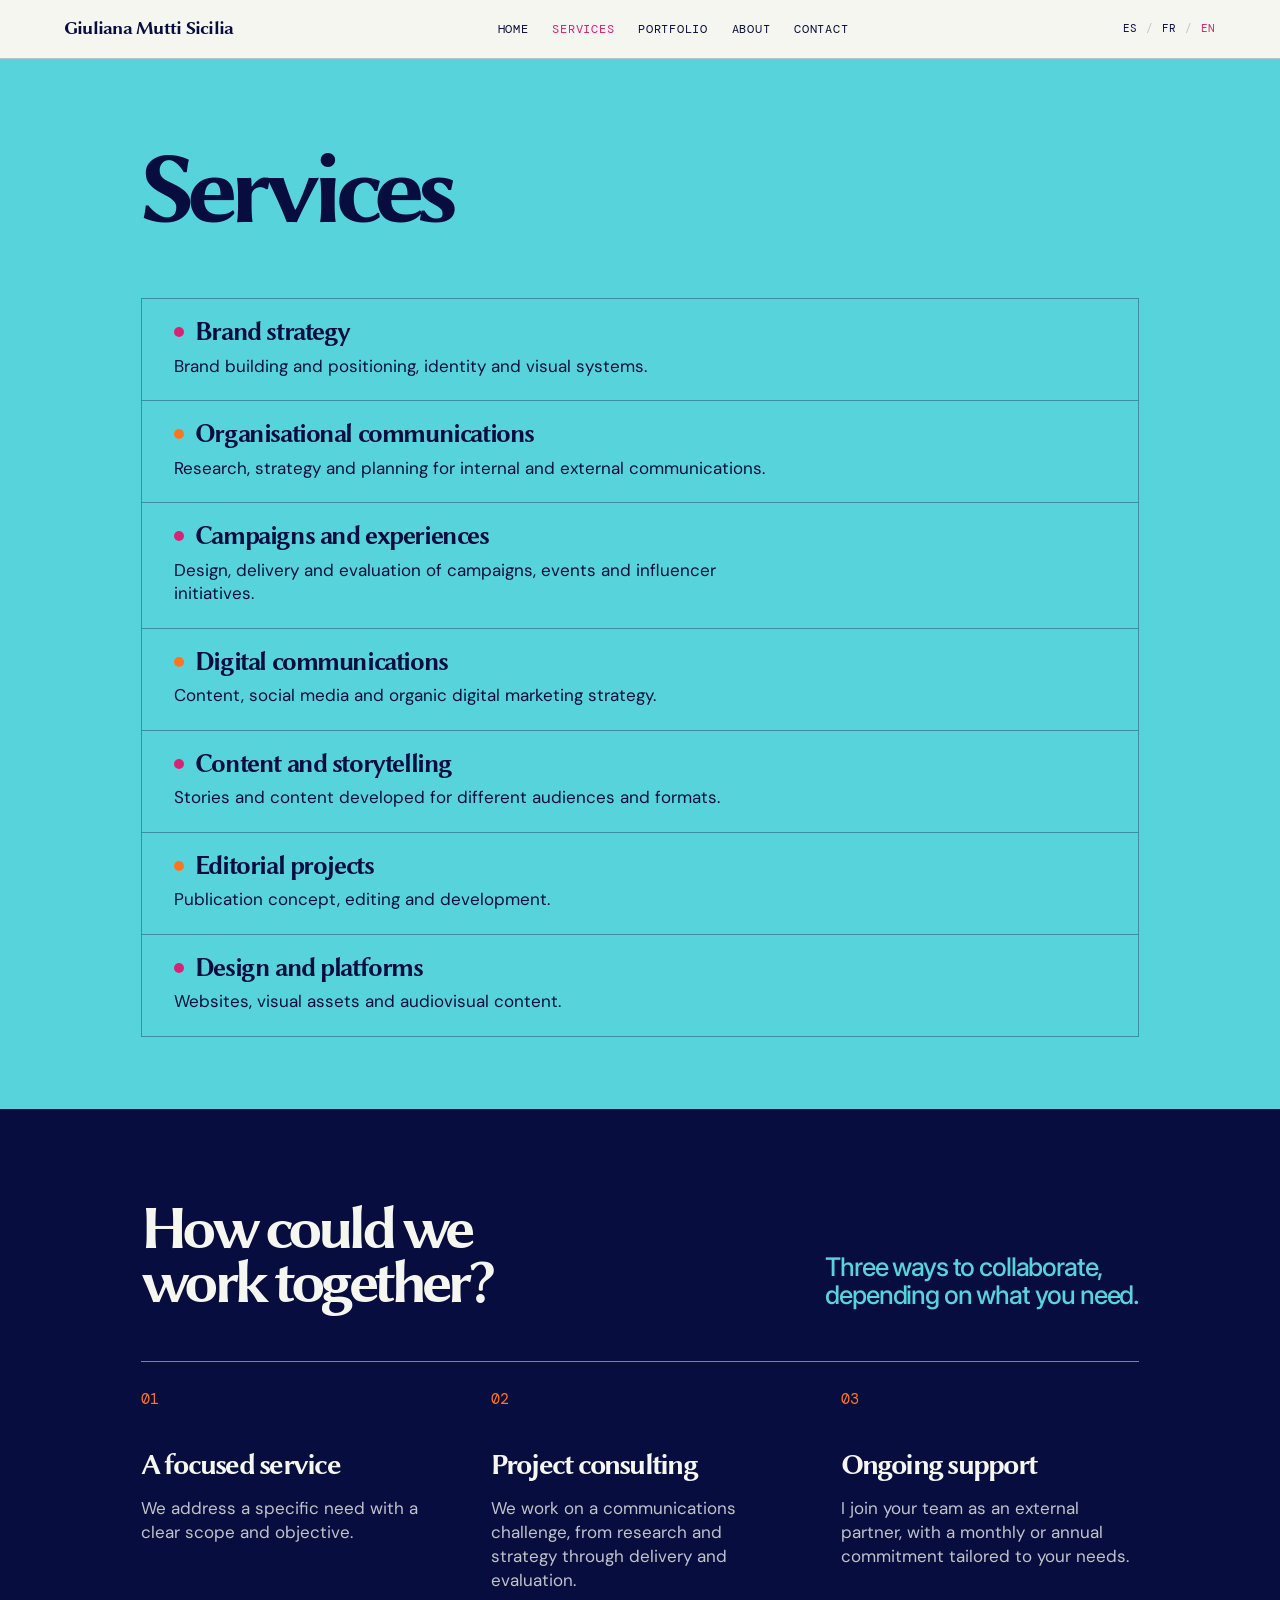
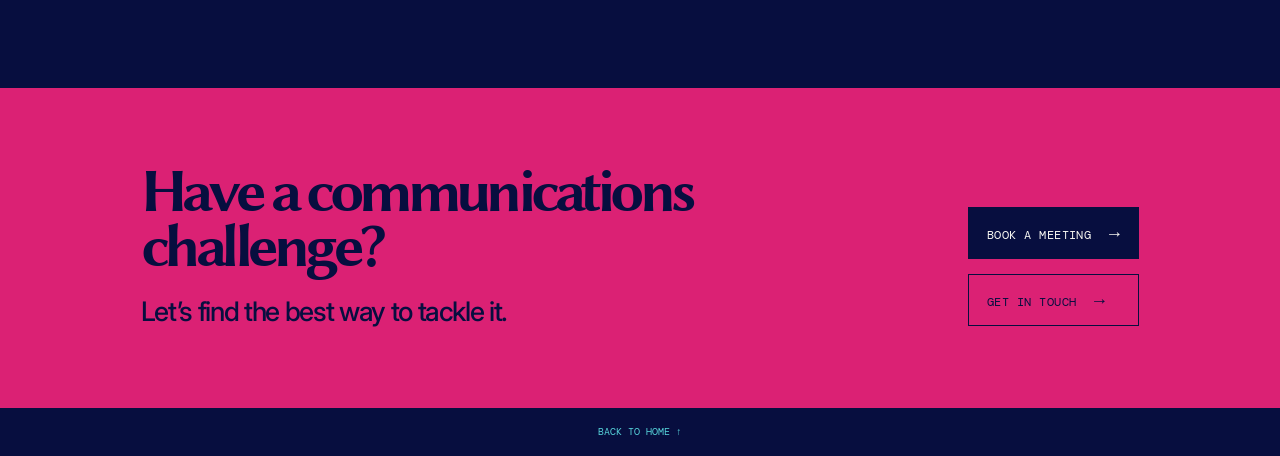
<file: en/servicios.html>
<!doctype html><html lang="en"><head><meta charset="UTF-8" /><meta name="viewport" content="width=device-width, initial-scale=1.0" /><meta name="description" content="Strategic communications and marketing services from Giuliana Mutti Sicilia." /><title>Services · Giuliana Mutti Sicilia</title><link rel="stylesheet" href="../styles.css?v=20260825-1" /></head><body>
<header class="site-header"><a class="brand-mark" href="index.html#home" aria-label="Giuliana Mutti Sicilia, home">Giuliana Mutti Sicilia</a><nav class="main-nav" aria-label="Main navigation"><a href="index.html#home">Home</a><a href="servicios.html" aria-current="page">Services</a><a href="portfolio.html">Portfolio</a><a href="sobre-mi.html">About</a><a href="index.html#contact">Contact</a></nav><div class="language-switcher" aria-label="Language"><a href="../servicios.html">ES</a><span>/</span><a href="../fr/servicios.html">FR</a><span>/</span><a href="servicios.html" aria-current="page">EN</a></div></header>
<main class="subpage-main services-page"><section class="services-overview" aria-labelledby="services-title"><div class="services-heading"><h1 id="services-title">Services</h1></div><div class="service-offerings"><article><h2>Brand strategy</h2><p>Brand building and positioning, identity and visual systems.</p></article><article><h2>Organisational communications</h2><p>Research, strategy and planning for internal and external communications.</p></article><article><h2>Campaigns and experiences</h2><p>Design, delivery and evaluation of campaigns, events and influencer initiatives.</p></article><article><h2>Digital communications</h2><p>Content, social media and organic digital marketing strategy.</p></article><article><h2>Content and storytelling</h2><p>Stories and content developed for different audiences and formats.</p></article><article><h2>Editorial projects</h2><p>Publication concept, editing and development.</p></article><article><h2>Design and platforms</h2><p>Websites, visual assets and audiovisual content.</p></article></div></section><section class="collaboration-options" aria-labelledby="collab-title"><div class="collaboration-heading"><h2 id="collab-title">How could we<br />work together?</h2><p>Three ways to collaborate,<br />depending on what you need.</p></div><div class="collaboration-grid"><article><span>01</span><h3>A focused service</h3><p>We address a specific need with a clear scope and objective.</p></article><article><span>02</span><h3>Project consulting</h3><p>We work on a communications challenge, from research and strategy through delivery and evaluation.</p></article><article><span>03</span><h3>Ongoing support</h3><p>I join your team as an external partner, with a monthly or annual commitment tailored to your needs.</p></article></div></section><section class="services-contact-cta" aria-labelledby="challenge-title"><div><h2 id="challenge-title">Have a communications challenge?</h2><p>Let’s find the best way to tackle it.</p></div><div class="services-cta-links"><a class="services-cta-primary" href="https://cal.com/giuliana-mutti-sicilia-lba4mo/30min" target="_blank" rel="noreferrer">Book a meeting <span aria-hidden="true">→</span></a><a class="services-cta-secondary" href="index.html#contact">Get in touch <span aria-hidden="true">→</span></a></div></section></main><footer class="site-footer"><a href="index.html#home">Back to home ↑</a></footer><script src="../script.js"></script></body></html>
</file>
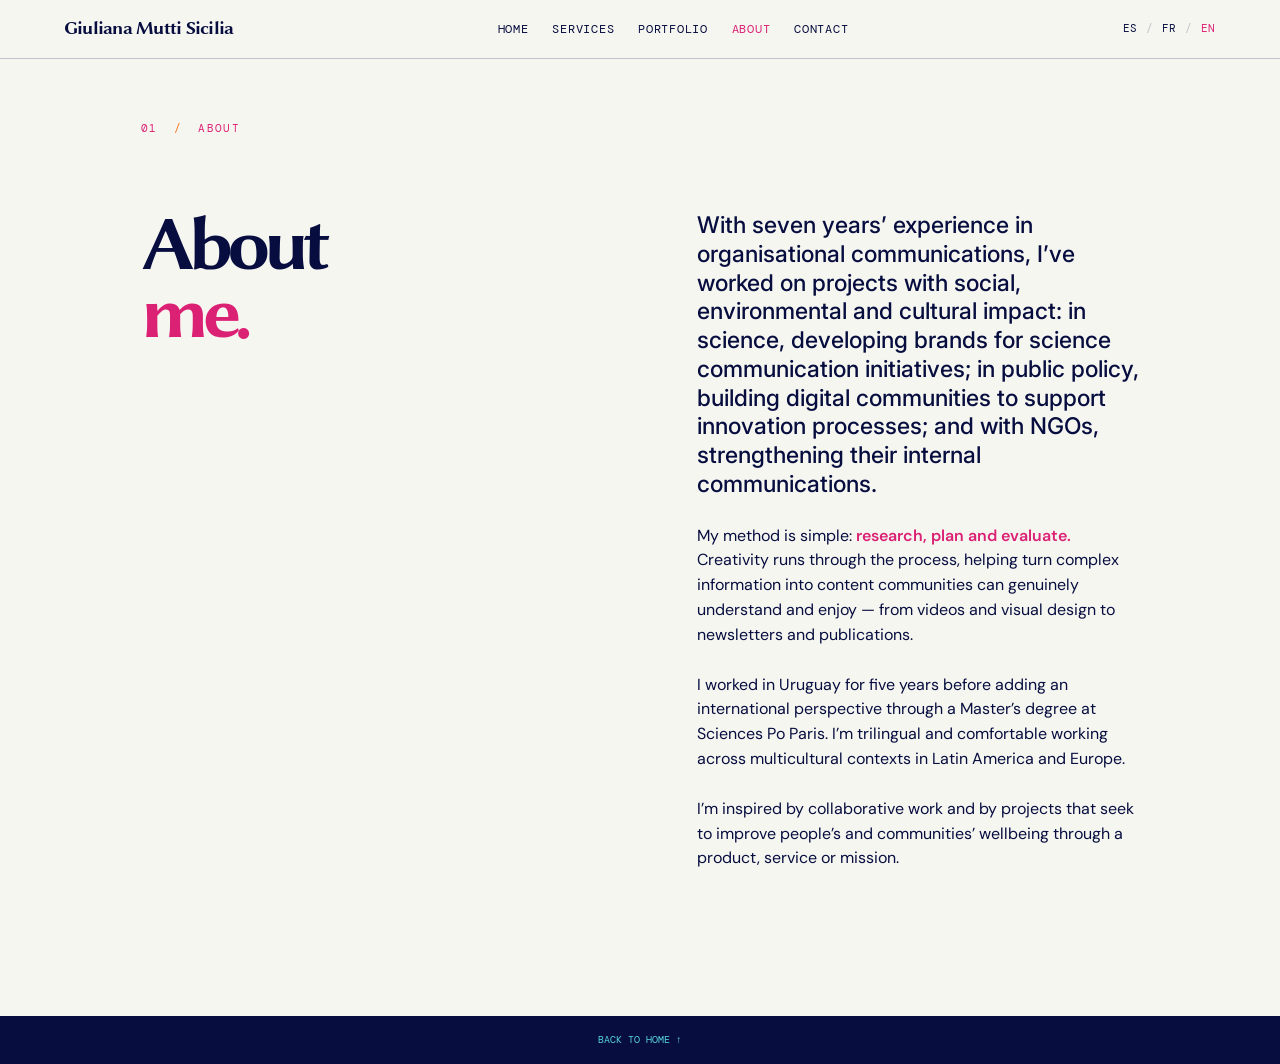
<file: en/sobre-mi.html>
<!doctype html><html lang="en"><head><meta charset="UTF-8" /><meta name="viewport" content="width=device-width, initial-scale=1.0" /><meta name="description" content="About Giuliana Mutti Sicilia, a strategic communications and marketing consultant." /><title>About · Giuliana Mutti Sicilia</title><link rel="stylesheet" href="../styles.css?v=20260824-5" /></head><body><header class="site-header"><a class="brand-mark" href="index.html#home" aria-label="Giuliana Mutti Sicilia, home">Giuliana Mutti Sicilia</a><nav class="main-nav" aria-label="Main navigation"><a href="index.html#home">Home</a><a href="servicios.html">Services</a><a href="portfolio.html">Portfolio</a><a href="sobre-mi.html" aria-current="page">About</a><a href="index.html#contact">Contact</a></nav><div class="language-switcher" aria-label="Language"><a href="../sobre-mi.html">ES</a><span>/</span><a href="../fr/sobre-mi.html">FR</a><span>/</span><a href="sobre-mi.html" aria-current="page">EN</a></div></header><main><section class="about section-light" id="about"><div class="section-marker marker-pink">01 <span>/</span> about</div><div class="about-grid"><div class="about-title"><h1>About<br /><span>me.</span></h1></div><div class="about-copy"><p class="lead">With seven years’ experience in organisational communications, I’ve worked on projects with social, environmental and cultural impact: in science, developing brands for science communication initiatives; in public policy, building digital communities to support innovation processes; and with NGOs, strengthening their internal communications.</p><p>My method is simple: <strong>research, plan and evaluate.</strong> Creativity runs through the process, helping turn complex information into content communities can genuinely understand and enjoy — from videos and visual design to newsletters and publications.</p><p>I worked in Uruguay for five years before adding an international perspective through a Master’s degree at Sciences Po Paris. I’m trilingual and comfortable working across multicultural contexts in Latin America and Europe.</p><p>I’m inspired by collaborative work and by projects that seek to improve people’s and communities’ wellbeing through a product, service or mission.</p></div></div></section></main><footer class="site-footer"><a href="index.html#home">Back to home ↑</a></footer><script src="../script.js"></script></body></html>
</file>
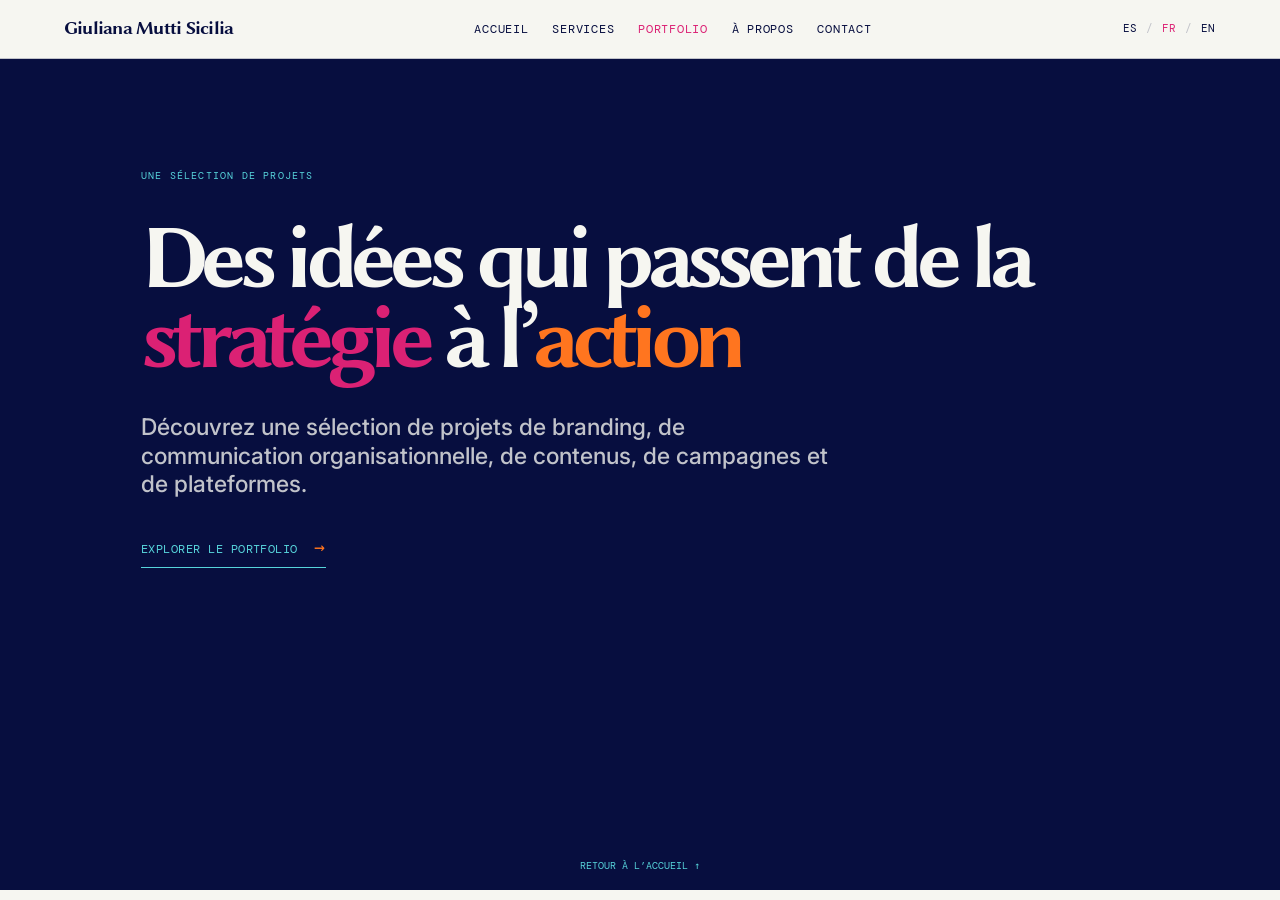
<file: fr/portfolio.html>
<!doctype html><html lang="fr"><head><meta charset="UTF-8" /><meta name="viewport" content="width=device-width, initial-scale=1.0" /><meta name="description" content="Portfolio de communication stratégique et de marketing de Giuliana Mutti Sicilia." /><title>Portfolio · Giuliana Mutti Sicilia</title><link rel="stylesheet" href="../styles.css?v=20260824-5" /></head><body><header class="site-header"><a class="brand-mark" href="index.html#accueil" aria-label="Giuliana Mutti Sicilia, accueil">Giuliana Mutti Sicilia</a><nav class="main-nav" aria-label="Navigation principale"><a href="index.html#accueil">Accueil</a><a href="servicios.html">Services</a><a href="portfolio.html" aria-current="page">Portfolio</a><a href="sobre-mi.html">À propos</a><a href="index.html#contact">Contact</a></nav><div class="language-switcher" aria-label="Langue"><a href="../portfolio.html">ES</a><span>/</span><a href="portfolio.html" aria-current="page">FR</a><span>/</span><a href="../en/portfolio.html">EN</a></div></header><main class="subpage-main"><section class="portfolio-page"><p class="small-caps">Une sélection de projets</p><h1>Des idées qui passent de la <span>stratégie</span> à l’<em>action</em></h1><p class="portfolio-page-intro">Découvrez une sélection de projets de branding, de communication organisationnelle, de contenus, de campagnes et de plateformes.</p><a class="portfolio-page-link" href="https://canva.link/8izfh0exqkugzx1" target="_blank" rel="noreferrer">Explorer le portfolio <span aria-hidden="true">→</span></a></section></main><footer class="site-footer"><a href="index.html#accueil">Retour à l’accueil ↑</a></footer><script src="../script.js"></script></body></html>
</file>
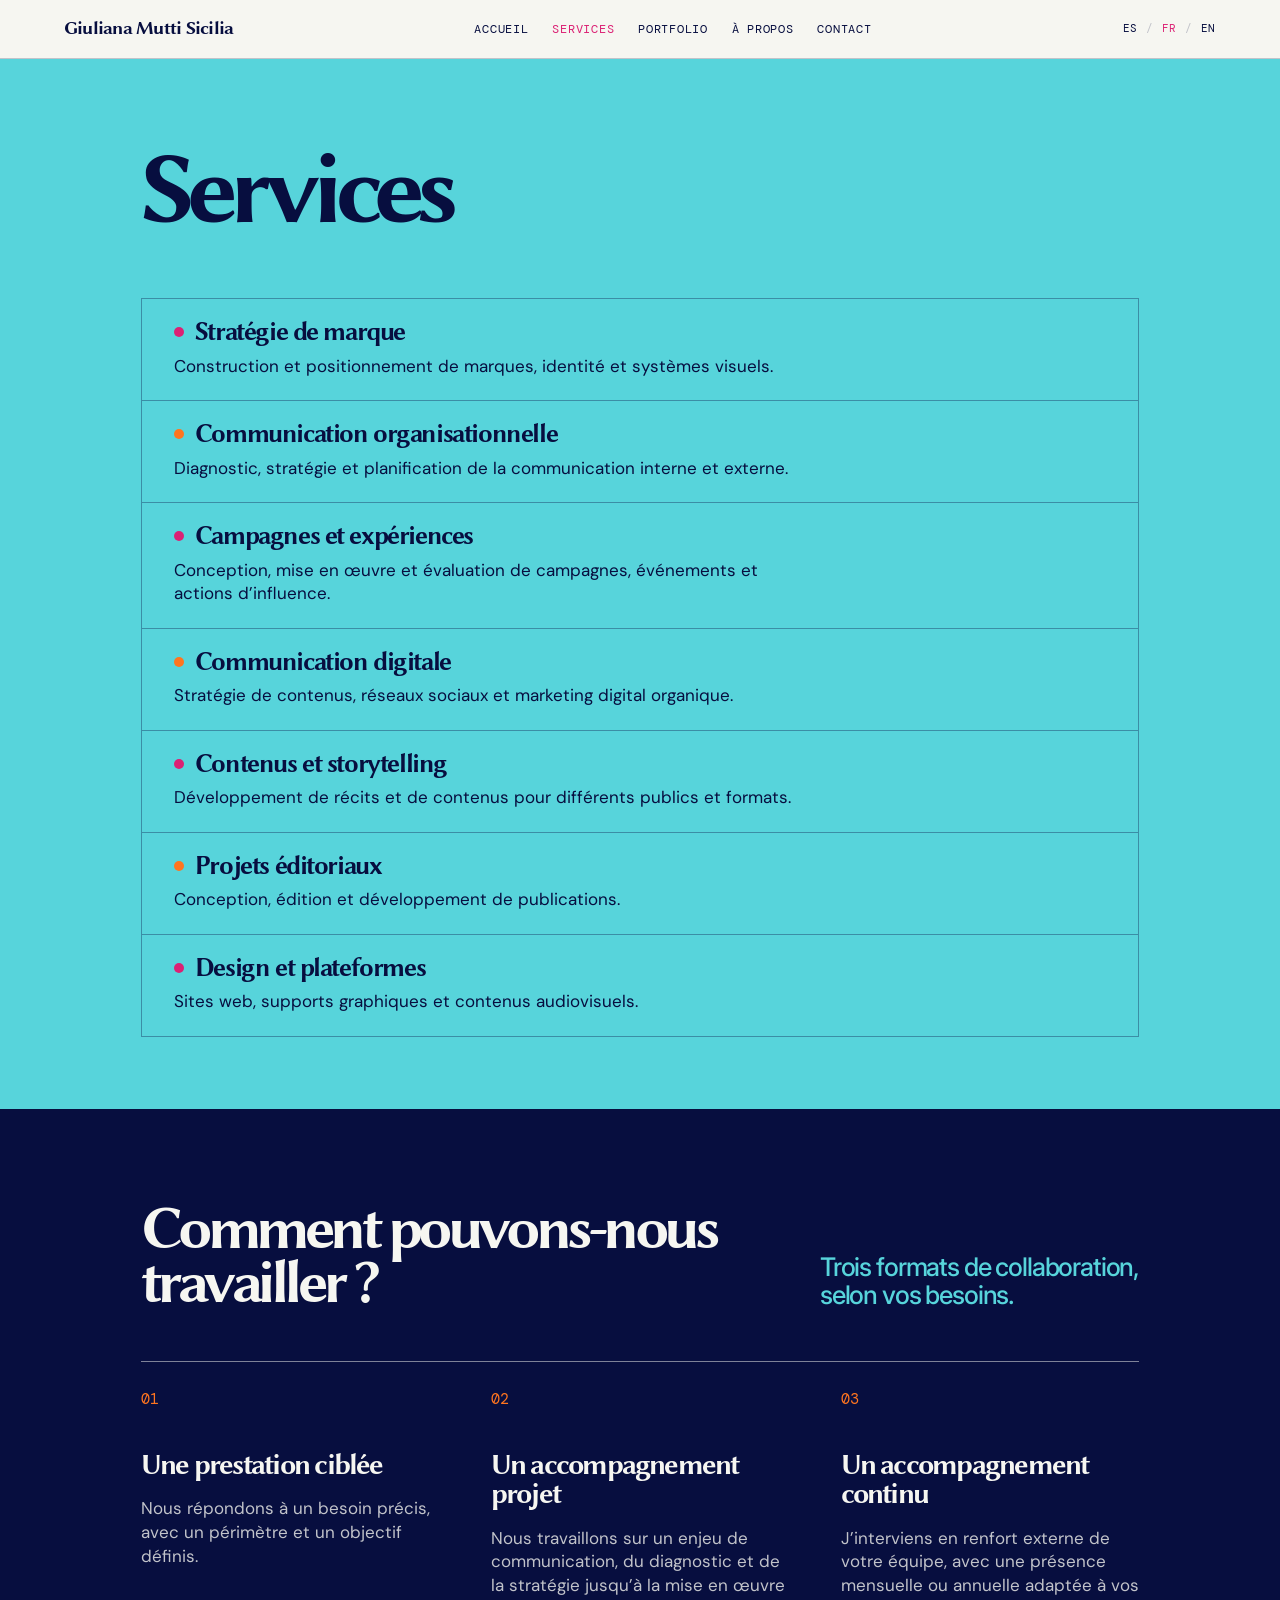
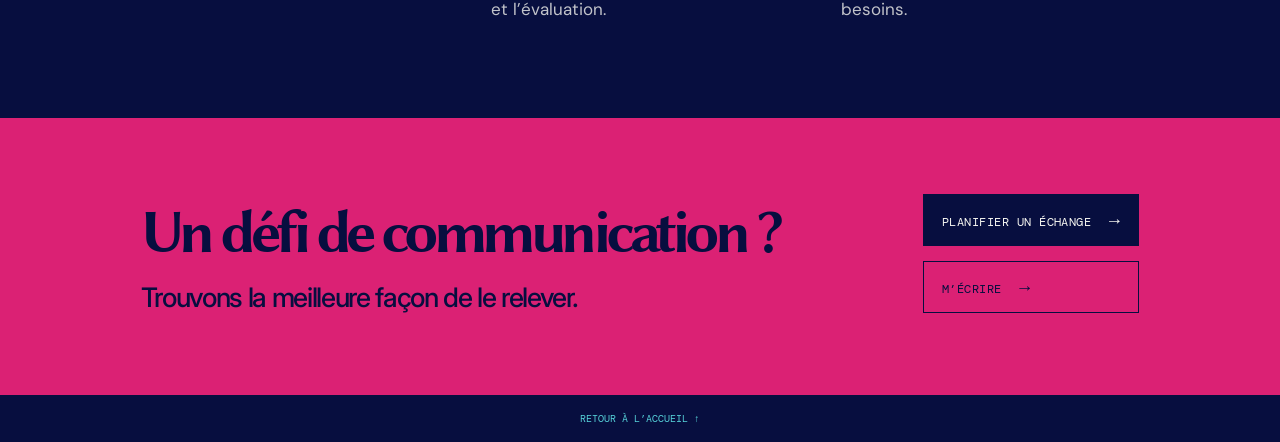
<file: fr/servicios.html>
<!doctype html><html lang="fr"><head><meta charset="UTF-8" /><meta name="viewport" content="width=device-width, initial-scale=1.0" /><meta name="description" content="Services de communication stratégique et de marketing proposés par Giuliana Mutti Sicilia." /><title>Services · Giuliana Mutti Sicilia</title><link rel="stylesheet" href="../styles.css?v=20260825-1" /></head><body>
<header class="site-header"><a class="brand-mark" href="index.html#accueil" aria-label="Giuliana Mutti Sicilia, accueil">Giuliana Mutti Sicilia</a><nav class="main-nav" aria-label="Navigation principale"><a href="index.html#accueil">Accueil</a><a href="servicios.html" aria-current="page">Services</a><a href="portfolio.html">Portfolio</a><a href="sobre-mi.html">À propos</a><a href="index.html#contact">Contact</a></nav><div class="language-switcher" aria-label="Langue"><a href="../servicios.html">ES</a><span>/</span><a href="servicios.html" aria-current="page">FR</a><span>/</span><a href="../en/servicios.html">EN</a></div></header>
<main class="subpage-main services-page"><section class="services-overview" aria-labelledby="services-title"><div class="services-heading"><h1 id="services-title">Services</h1></div><div class="service-offerings"><article><h2>Stratégie de marque</h2><p>Construction et positionnement de marques, identité et systèmes visuels.</p></article><article><h2>Communication organisationnelle</h2><p>Diagnostic, stratégie et planification de la communication interne et externe.</p></article><article><h2>Campagnes et expériences</h2><p>Conception, mise en œuvre et évaluation de campagnes, événements et actions d’influence.</p></article><article><h2>Communication digitale</h2><p>Stratégie de contenus, réseaux sociaux et marketing digital organique.</p></article><article><h2>Contenus et storytelling</h2><p>Développement de récits et de contenus pour différents publics et formats.</p></article><article><h2>Projets éditoriaux</h2><p>Conception, édition et développement de publications.</p></article><article><h2>Design et plateformes</h2><p>Sites web, supports graphiques et contenus audiovisuels.</p></article></div></section><section class="collaboration-options" aria-labelledby="collab-title"><div class="collaboration-heading"><h2 id="collab-title">Comment pouvons-nous<br />travailler&nbsp;?</h2><p>Trois formats de collaboration,<br />selon vos besoins.</p></div><div class="collaboration-grid"><article><span>01</span><h3>Une prestation ciblée</h3><p>Nous répondons à un besoin précis, avec un périmètre et un objectif définis.</p></article><article><span>02</span><h3>Un accompagnement projet</h3><p>Nous travaillons sur un enjeu de communication, du diagnostic et de la stratégie jusqu’à la mise en œuvre et l’évaluation.</p></article><article><span>03</span><h3>Un accompagnement continu</h3><p>J’interviens en renfort externe de votre équipe, avec une présence mensuelle ou annuelle adaptée à vos besoins.</p></article></div></section><section class="services-contact-cta" aria-labelledby="challenge-title"><div><h2 id="challenge-title">Un défi de communication&nbsp;?</h2><p>Trouvons la meilleure façon de le relever.</p></div><div class="services-cta-links"><a class="services-cta-primary" href="https://cal.com/giuliana-mutti-sicilia-lba4mo/30min" target="_blank" rel="noreferrer">Planifier un échange <span aria-hidden="true">→</span></a><a class="services-cta-secondary" href="index.html#contact">M’écrire <span aria-hidden="true">→</span></a></div></section></main><footer class="site-footer"><a href="index.html#accueil">Retour à l’accueil ↑</a></footer><script src="../script.js"></script></body></html>
</file>
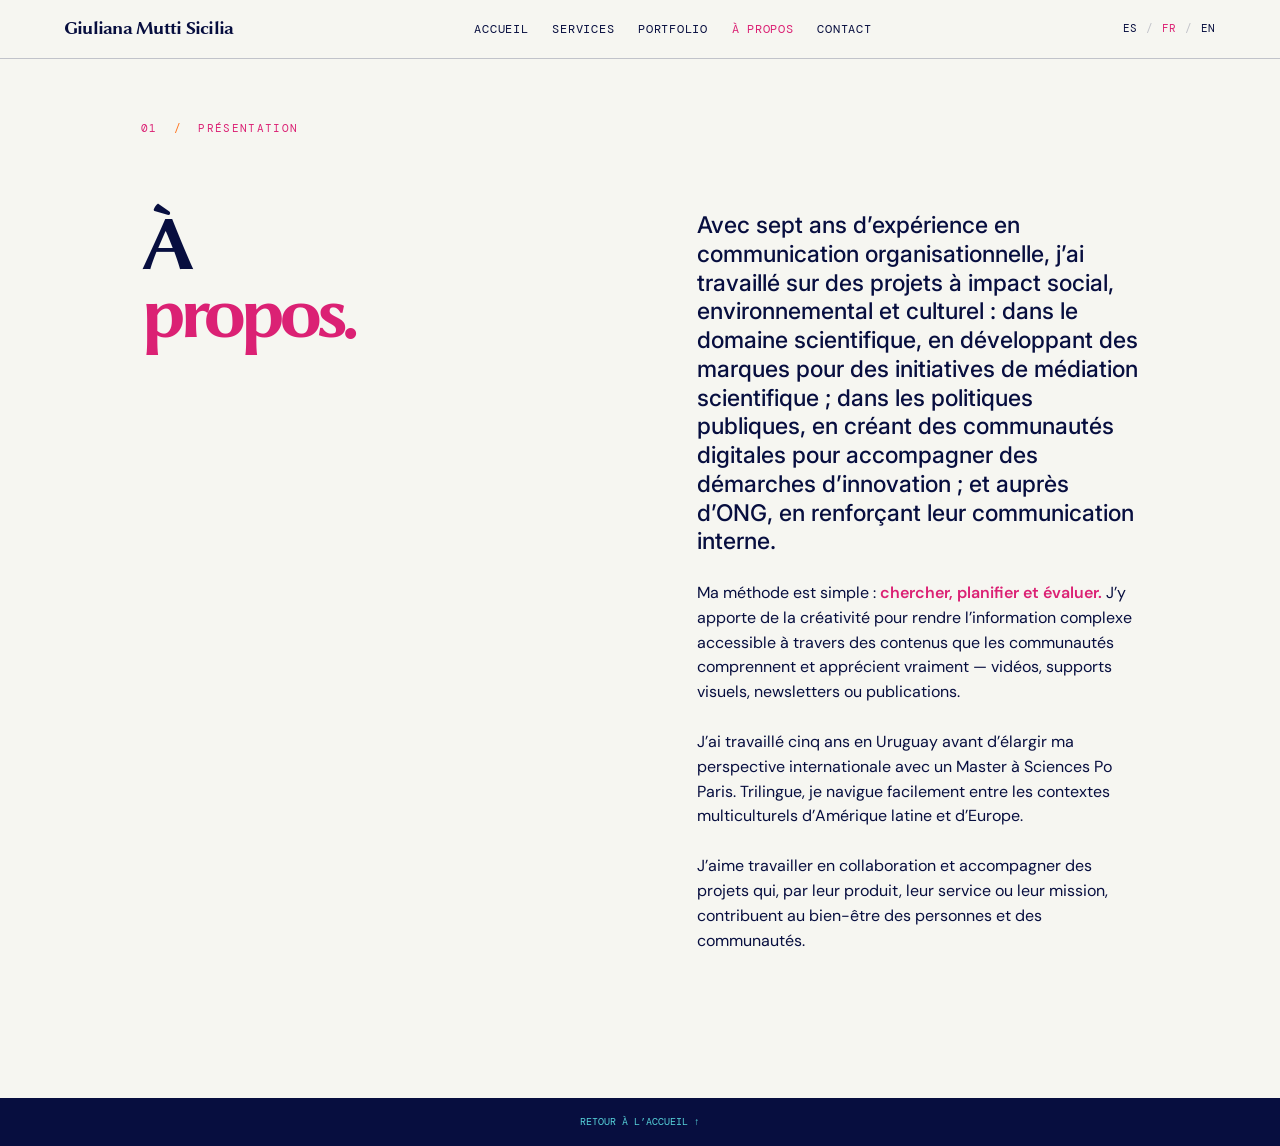
<file: fr/sobre-mi.html>
<!doctype html><html lang="fr"><head><meta charset="UTF-8" /><meta name="viewport" content="width=device-width, initial-scale=1.0" /><meta name="description" content="À propos de Giuliana Mutti Sicilia, consultante en communication stratégique et marketing." /><title>À propos · Giuliana Mutti Sicilia</title><link rel="stylesheet" href="../styles.css?v=20260824-5" /></head><body><header class="site-header"><a class="brand-mark" href="index.html#accueil" aria-label="Giuliana Mutti Sicilia, accueil">Giuliana Mutti Sicilia</a><nav class="main-nav" aria-label="Navigation principale"><a href="index.html#accueil">Accueil</a><a href="servicios.html">Services</a><a href="portfolio.html">Portfolio</a><a href="sobre-mi.html" aria-current="page">À propos</a><a href="index.html#contact">Contact</a></nav><div class="language-switcher" aria-label="Langue"><a href="../sobre-mi.html">ES</a><span>/</span><a href="sobre-mi.html" aria-current="page">FR</a><span>/</span><a href="../en/sobre-mi.html">EN</a></div></header><main><section class="about section-light" id="presentation"><div class="section-marker marker-pink">01 <span>/</span> présentation</div><div class="about-grid"><div class="about-title"><h1>À<br /><span>propos.</span></h1></div><div class="about-copy"><p class="lead">Avec sept ans d’expérience en communication organisationnelle, j’ai travaillé sur des projets à impact social, environnemental et culturel : dans le domaine scientifique, en développant des marques pour des initiatives de médiation scientifique ; dans les politiques publiques, en créant des communautés digitales pour accompagner des démarches d’innovation ; et auprès d’ONG, en renforçant leur communication interne.</p><p>Ma méthode est simple : <strong>chercher, planifier et évaluer.</strong> J’y apporte de la créativité pour rendre l’information complexe accessible à travers des contenus que les communautés comprennent et apprécient vraiment — vidéos, supports visuels, newsletters ou publications.</p><p>J’ai travaillé cinq ans en Uruguay avant d’élargir ma perspective internationale avec un Master à Sciences Po Paris. Trilingue, je navigue facilement entre les contextes multiculturels d’Amérique latine et d’Europe.</p><p>J’aime travailler en collaboration et accompagner des projets qui, par leur produit, leur service ou leur mission, contribuent au bien-être des personnes et des communautés.</p></div></div></section></main><footer class="site-footer"><a href="index.html#accueil">Retour à l’accueil ↑</a></footer><script src="../script.js"></script></body></html>
</file>
<file: styles.css>
@import url('https://fonts.googleapis.com/css2?family=DM+Mono:wght@400;500&family=DM+Sans:wght@400;500;600;700&family=Inter:wght@500&family=Libertinus+Sans:wght@400;700&display=swap');

:root { --ink:#070e3f; --sky:#57d4db; --orange:#ff751f; --pink:#db2174; --paper:#f6f6f1; --line:rgba(7,14,63,.22); --display:'Libertinus Sans',Helvetica,sans-serif; --body:'DM Sans',Helvetica,sans-serif; --subtitle:'Inter',Helvetica,sans-serif; --mono:'DM Mono',monospace; }
* { box-sizing:border-box; }
html { scroll-behavior:smooth; }
body { margin:0; color:var(--ink); background:var(--paper); font-family:var(--body); font-size:16px; line-height:1.55; }
a { color:inherit; text-decoration:none; }
.site-header { align-items:center; background:var(--paper); border-bottom:1px solid var(--line); display:flex; justify-content:flex-start; left:0; padding:0 5vw; position:fixed; right:0; top:0; z-index:5; }
.main-nav { align-items:center; display:flex; font-family:var(--mono); font-size:12px; letter-spacing:.06em; text-transform:uppercase; }
.main-nav a { align-items:center; border-right:1px solid var(--line); display:flex; height:58px; padding:0 21px; transition:color .2s ease; }.main-nav a:first-child { padding-left:0; }.main-nav a:last-child { border-right:0; }.main-nav a:hover,.main-nav a[aria-current="page"] { color:var(--pink); }
[id] { scroll-margin-top:82px; }
.hero { background:var(--ink); color:var(--paper); display:grid; grid-template-columns:minmax(0,1fr) minmax(300px, .9fr); min-height:720px; overflow:hidden; padding:170px 11vw 100px; position:relative; }
.hero-copy { align-self:center; position:relative; z-index:2; }.eyebrow,.small-caps,.section-marker { font-family:var(--mono); font-size:11px; letter-spacing:.12em; text-transform:uppercase; }.eyebrow { align-items:center; display:flex; gap:9px; }.eyebrow-dot { background:var(--sky); border-radius:50%; display:inline-block; height:8px; width:8px; }.hero h1,.about h1,.about h2,.skills h2,.experience h2,.portfolio-band h2,.contact h2 { font-family:var(--display); font-size:clamp(58px,8vw,126px); letter-spacing:-.09em; line-height:.88; margin:34px 0; font-weight:600; }.hero h1 em,.about h1 span,.about h2 span,.skills h2 span,.portfolio-band h2 em,.contact h2 em { color:var(--sky); font-style:normal; }.hero-intro { font-size:clamp(28px,3.2vw,46px); font-weight:500; letter-spacing:-.055em; line-height:1.05; max-width:570px; }.hero-intro span { color:var(--sky); }.round-link { align-items:center; border:1px solid rgba(246,246,241,.6); border-radius:100%; display:flex; font-family:var(--mono); font-size:11px; height:92px; justify-content:center; margin-top:48px; text-transform:uppercase; transition:background .25s,color .25s; width:92px; }.round-link:hover { background:var(--sky); color:var(--ink); }.round-link span { color:var(--orange); font-size:19px; margin-left:5px; }
.hero-portrait { align-self:center; justify-self:end; max-width:500px; position:relative; width:100%; }.hero-portrait > img { display:block; filter:saturate(.95); position:relative; width:100%; z-index:1; }.portrait-orbit { border:1px solid var(--orange); border-radius:50%; height:96%; left:1%; position:absolute; top:1%; transform:rotate(29deg); width:98%; }.orbit-two { border-color:var(--pink); height:92%; left:4%; top:4%; transform:rotate(-34deg); }.portrait-note { background:var(--orange); color:var(--ink); font-family:var(--mono); font-size:11px; line-height:1.3; padding:13px 16px; position:absolute; right:-22px; text-transform:uppercase; top:13%; transform:rotate(7deg); z-index:3; }.portrait-tag { bottom:7%; font-family:var(--display); font-size:25px; font-weight:600; left:-25px; line-height:.9; position:absolute; z-index:3; }.portrait-tag span { color:var(--sky); }.hero-side-note { bottom:36px; font-family:var(--mono); font-size:10px; position:absolute; right:5vw; text-transform:uppercase; transform:rotate(-90deg); transform-origin:right bottom; }.hero-side-note span { color:var(--orange); }
.section-light { background:var(--paper); }.about,.skills,.experience { padding:120px 11vw; }.section-marker { margin-bottom:74px; }.section-marker span { color:var(--orange); margin:0 8px; }.marker-pink { color:var(--pink); }.marker-sky { color:var(--sky); }.marker-orange { color:var(--orange); }.about-grid { display:grid; gap:12vw; grid-template-columns:1fr 1.1fr; }.about h1,.about h2,.skills h2 { font-size:clamp(52px,6vw,88px); margin:0 0 28px; }.about h1 span,.about h2 span { color:var(--pink); }.small-caps { font-size:10px; }.about-copy { max-width:620px; }.about-copy p { margin:0 0 25px; }.about-copy .lead { font-size:23px; line-height:1.25; }.about-copy strong { color:var(--pink); font-weight:600; }
.skills { background:var(--ink); color:var(--paper); }.skills-header { align-items:end; display:flex; justify-content:space-between; margin-bottom:60px; }.skills-header p { color:rgba(246,246,241,.72); max-width:285px; }.skills-list { border-top:1px solid rgba(246,246,241,.35); }.skill-item { align-items:center; border-bottom:1px solid rgba(246,246,241,.35); display:grid; gap:22px; grid-template-columns:42px 1fr 35px; min-height:70px; transition:padding .25s,background .25s; }.skill-item:hover { background:var(--sky); color:var(--ink); padding-left:18px; padding-right:18px; }.skill-item span { color:var(--orange); font-family:var(--mono); font-size:11px; }.skill-item b { font-size:18px; font-weight:500; }.skill-item i { font-size:20px; font-style:normal; text-align:right; }
.experience-heading { align-items:end; display:flex; justify-content:space-between; }.experience h2 { font-size:clamp(48px,6vw,84px); margin:0; }.experience h2 em { color:var(--orange); font-style:normal; }.experience-heading p { max-width:250px; }.logo-wall { display:grid; grid-template-columns:repeat(4,1fr); margin-top:88px; }.logo-tile { align-items:center; border-bottom:1px solid var(--line); border-right:1px solid var(--line); display:flex; height:180px; justify-content:center; padding:35px; }.logo-tile:nth-child(4n) { border-right:0; }.logo-tile img { height:100%; max-width:100%; object-fit:contain; mix-blend-mode:multiply; width:100%; }.logo-tile:nth-child(5) img { border-radius:50%; }.logo-tile:nth-child(n+5) { border-bottom:0; }
.portfolio-band { align-items:center; background:var(--sky); display:grid; gap:50px; grid-template-columns:auto 1fr auto; padding:80px 11vw; }.portfolio-band h2 { font-size:clamp(48px,6vw,80px); margin:18px 0 0; }.portfolio-band h2 em { color:var(--ink); }.portfolio-mark { align-items:center; border:1px solid var(--ink); border-radius:50%; display:flex; font-size:35px; height:75px; justify-content:center; width:75px; }.text-link { border-bottom:1px solid var(--ink); font-family:var(--mono); font-size:12px; padding-bottom:8px; text-transform:uppercase; }.text-link span { font-size:18px; margin-left:9px; }
.contact { background:var(--orange); display:grid; gap:8vw; grid-template-columns:1fr 1fr; padding:125px 11vw 100px; }.contact h2 { font-size:clamp(60px,8vw,110px); margin:35px 0; }.contact h2 em { color:var(--ink); }.contact-blurb { max-width:350px; }.contact-links { align-self:end; border-top:1px solid var(--ink); }.contact-links a { align-items:center; border-bottom:1px solid var(--ink); display:grid; font-size:19px; gap:15px; grid-template-columns:100px 1fr 25px; padding:18px 0; }.contact-links a:hover b { transform:translate(5px,-5px); }.contact-links span { font-family:var(--mono); font-size:10px; text-transform:uppercase; }.contact-links b { font-size:20px; font-weight:400; text-align:right; transition:transform .2s; }.cv-link { color:var(--paper); }.site-footer { align-items:center; background:var(--ink); color:var(--paper); display:flex; font-family:var(--mono); font-size:10px; justify-content:space-between; padding:22px 5vw; text-transform:uppercase; }.site-footer img { filter:brightness(0) invert(1); height:31px; width:31px; }.site-footer a { color:var(--sky); }
@media (max-width:800px) { .site-header { overflow:hidden; padding:0 4vw; }.main-nav { max-width:100%; overflow-x:auto; scrollbar-width:none; }.main-nav::-webkit-scrollbar { display:none; }.main-nav a { flex:0 0 auto; height:52px; padding:0 14px; }.main-nav a:first-child { padding-left:0; }.hero { display:block; min-height:auto; padding:140px 8vw 70px; }.hero h1 { font-size:clamp(64px,18vw,110px); }.hero-portrait { margin:70px auto 10px; max-width:450px; width:90%; }.hero-side-note { display:none; }.portrait-note { right:-4px; }.about,.skills,.experience { padding:75px 8vw; }.section-marker { margin-bottom:42px; }.about-grid,.contact { display:block; }.about-copy { margin-top:50px; }.about-copy .lead { font-size:20px; }.skills-header,.experience-heading { align-items:start; display:block; }.skills-header p,.experience-heading p { margin-top:35px; }.skill-item { gap:12px; grid-template-columns:29px 1fr 25px; min-height:82px; }.skill-item b { font-size:15px; line-height:1.25; }.logo-wall { grid-template-columns:repeat(2,1fr); margin-top:55px; }.logo-tile { border-bottom:1px solid var(--line); border-right:1px solid var(--line); height:140px; padding:25px; }.logo-tile:nth-child(4n) { border-right:1px solid var(--line); }.logo-tile:nth-child(2n) { border-right:0; }.logo-tile:nth-child(n+5) { border-bottom:1px solid var(--line); }.logo-tile:last-child { border-bottom:0; }.portfolio-band { align-items:start; display:block; padding:65px 8vw; }.portfolio-mark { margin-bottom:45px; }.text-link { display:inline-block; margin-top:32px; }.contact { padding:78px 8vw 65px; }.contact-links { margin-top:70px; }.contact-links a { font-size:15px; grid-template-columns:72px 1fr 20px; }.site-footer { gap:16px; flex-wrap:wrap; }.site-footer span { order:3; width:100%; } }
@media (prefers-reduced-motion: no-preference) { .hero-portrait { animation:floatIn .8s ease both; } .hero-copy { animation:riseIn .8s .1s ease both; } @keyframes floatIn { from { opacity:0; transform:translateY(20px) rotate(2deg); } to { opacity:1; transform:none; } } @keyframes riseIn { from { opacity:0; transform:translateY(15px); } to { opacity:1; transform:none; } } }

/* Navigation, services, scrolling logos and contact form */
.site-header { justify-content:space-between; }
.brand-mark { align-items:center; color:var(--ink); display:flex; font-family:var(--display); font-size:19px; font-weight:600; height:58px; letter-spacing:-.04em; margin-right:20px; white-space:nowrap; }
.main-nav a,.main-nav a:last-child { border:0; }
.skills-header { display:block; }
.skill-item { min-height:100px; padding:18px 0; }
.skill-item > span { color:var(--orange); font-family:var(--mono); font-size:11px; }
.skill-item b { font-size:19px; font-weight:600; }
.skill-item p { color:rgba(246,246,241,.72); font-size:15px; line-height:1.35; margin:4px 0 0; }
.skill-item:hover p { color:var(--ink); }
.experience-heading { gap:40px; }
.experience-cv { border-bottom:1px solid var(--ink); font-family:var(--mono); font-size:11px; padding-bottom:7px; text-transform:uppercase; white-space:nowrap; }
.experience-cv span { color:var(--orange); font-size:18px; margin-left:6px; }
.logo-marquee { margin-top:80px; overflow:hidden; width:100%; }
.logo-track { animation:logoScroll 28s linear infinite; display:flex; width:max-content; }
.logo-marquee:hover .logo-track { animation-play-state:paused; }
.logo-tile { align-items:center; border:1px solid var(--line); border-right:0; display:flex; flex:0 0 210px; height:140px; justify-content:center; padding:28px; }
.logo-tile img { height:100%; max-width:100%; object-fit:contain; mix-blend-mode:multiply; width:100%; }
.logo-tile:nth-child(3n) img { border-radius:50%; }
.logo-tile:last-child { border-right:1px solid var(--line); }
@keyframes logoScroll { from { transform:translateX(0); } to { transform:translateX(-50%); } }
.contact-panel { align-self:end; }
.contact-form { border-top:1px solid var(--ink); }
.contact-form label { display:block; font-family:var(--mono); font-size:10px; letter-spacing:.08em; padding:14px 0 9px; text-transform:uppercase; }
.contact-form input,.contact-form textarea { background:transparent; border:0; border-bottom:1px solid var(--ink); border-radius:0; color:var(--ink); display:block; font:500 17px var(--body); margin-top:6px; outline-color:var(--paper); padding:7px 0; resize:vertical; width:100%; }
.contact-form button { background:var(--ink); border:1px solid var(--ink); color:var(--paper); cursor:pointer; font:11px var(--mono); letter-spacing:.08em; margin-top:24px; padding:14px 18px; text-transform:uppercase; transition:background .2s,color .2s; }
.contact-form button:hover { background:var(--paper); color:var(--ink); }
.contact-form button span { color:var(--sky); font-size:18px; margin-left:8px; }
.social-links { display:flex; gap:13px; margin-top:38px; }
.social-links a { align-items:center; border:1px solid var(--ink); display:flex; gap:9px; padding:10px 14px; transition:background .2s,color .2s; }
.social-links a:hover { background:var(--ink); color:var(--paper); }
.social-links svg { fill:currentColor; height:18px; width:18px; }
.social-links span { font:10px var(--mono); letter-spacing:.08em; text-transform:uppercase; }
.site-footer { padding:16px 5vw; }
.footer-brand { align-items:center; display:flex; }
.site-footer img { filter:none; height:34px; width:34px; }
@media (max-width:800px) { .brand-mark { flex:0 0 auto; font-size:15px; margin-right:10px; }.main-nav { font-size:11px; }.experience-cv { display:inline-block; margin-top:30px; }.skill-item { min-height:82px; }.skill-item b { font-size:16px; }.skill-item p { font-size:13px; }.logo-marquee { margin-top:55px; }.logo-tile { flex-basis:165px; height:112px; padding:20px; }.contact-panel { margin-top:65px; } }
@media (prefers-reduced-motion: reduce) { .logo-track { animation:none; } }

.hero-intro span { color:var(--paper); }
.hero-intro em { color:var(--sky); font-style:normal; }

/* Home hero copy */
.hero-title { color:var(--paper); font-size:clamp(42px,5.2vw,80px) !important; letter-spacing:-.065em !important; line-height:.97 !important; margin:0 0 30px !important; max-width:790px; }
.hero-intro { color:var(--sky); font-size:clamp(22px,2.25vw,34px); font-weight:500; letter-spacing:-.045em; line-height:1.12; margin:0; max-width:650px; }
.hero-description { color:rgba(246,246,241,.78); font-size:16px; line-height:1.55; margin:25px 0 0; max-width:650px; }
.hero-work-link { border-bottom:1px solid var(--sky); color:var(--paper); display:inline-block; font-family:var(--mono); font-size:12px; letter-spacing:.04em; margin-top:34px; padding-bottom:8px; text-transform:uppercase; transition:color .2s,border-color .2s; }
.hero-work-link span { color:var(--sky); font-size:18px; margin-left:9px; }
.hero-work-link:hover { border-color:var(--orange); color:var(--orange); }
@media (max-width:800px) { .hero h1.hero-title { font-size:clamp(42px,11vw,64px) !important; }.hero-description { font-size:15px; } }

/* Compact home hero layout */
.main-nav a { padding:0 12px; }
.language-switcher { align-items:center; display:flex; font-family:var(--mono); font-size:11px; gap:8px; letter-spacing:.06em; margin-left:18px; white-space:nowrap; }
.language-switcher a { color:var(--muted); transition:color .2s ease; }
.language-switcher a:hover,.language-switcher a[aria-current="page"] { color:var(--pink); }
.language-switcher span { color:var(--line); }
@media (max-width:800px) { .language-switcher { flex:0 0 auto; gap:6px; margin-left:12px; } }
.hero { gap:5vw; grid-template-areas:"copy portrait"; grid-template-columns:minmax(0,1.18fr) minmax(280px,.82fr); grid-template-rows:1fr; height:calc(100svh - 58px); min-height:520px; padding:78px 9vw 34px; }
.hero-copy { align-self:center; grid-area:copy; }
.hero-title { font-size:clamp(32px,3.65vw,52px) !important; line-height:1 !important; margin-bottom:16px !important; max-width:610px; }
.hero .hero-title > span { color:#57d4db !important; }
.hero .hero-title::after { background:#57d4db; content:""; display:block; height:1px; margin-top:18px; width:100%; }
.hero p.hero-intro { border:0; color:#f6f6f1 !important; font-size:clamp(20px,1.9vw,29px); max-width:590px; padding:0; }
.hero p.hero-intro::after { content:none; }
.hero-portrait { align-self:center; grid-area:portrait; max-width:360px; }
.hero-work-link { border-color:#57d4db; color:#57d4db; margin-top:20px; }
.hero-work-link span { color:#ff751f; }
.hero-work-link:hover { border-color:var(--orange); color:var(--orange); }
.hero-description-band { background:var(--paper); color:var(--ink); padding:34px 5vw 38px; }
.hero-description-inner { display:grid; gap:5vw; grid-template-columns:minmax(0,1.18fr) minmax(280px,.82fr); padding:0; }
.hero-description-band p { color:var(--ink); font-family:var(--body); font-size:clamp(20px,1.9vw,29px); font-weight:500; grid-column:1 / -1; letter-spacing:-.045em; line-height:1.12; margin:0; text-align:center; text-wrap:balance; }
@media (max-width:800px) { .hero { display:block; height:auto; min-height:0; padding:110px 8vw 60px; }.hero-title { font-size:clamp(36px,9vw,50px) !important; }.hero-portrait { margin:45px auto 30px; max-width:340px; }.hero-work-link { margin-top:28px; }.hero-description-band { padding:30px 8vw 35px; }.hero-description-inner { display:block; }.hero-description-band p { font-size:clamp(19px,6vw,26px); }.main-nav a { padding:0 10px; } }

/* Services grid */
.skills { background:#57d4db; color:var(--ink); padding-bottom:60px; padding-top:48px; }
.skills-header h2 { color:var(--ink); font-size:clamp(40px,3.9vw,68px); letter-spacing:-.07em; line-height:1; margin:0 0 48px; max-width:none; white-space:nowrap; }
.services-grid { border-left:1px solid rgba(7,14,63,.35); border-top:1px solid rgba(7,14,63,.35); display:grid; grid-template-columns:repeat(2,minmax(0,1fr)); }
.service-card { border-bottom:1px solid rgba(7,14,63,.35); border-right:1px solid rgba(7,14,63,.35); display:flex; flex-direction:column; min-height:250px; padding:32px; transition:background .25s,color .25s; }
.service-card h3 { align-items:center; display:flex; font-family:var(--display); font-size:clamp(15px,1.4vw,21px); font-weight:600; gap:10px; letter-spacing:-.03em; line-height:1; margin:0 0 20px; text-transform:uppercase; }
.service-card h3::before { border-radius:50%; content:""; display:inline-block; flex:0 0 10px; height:10px; width:10px; }
.service-card p { color:rgba(7,14,63,.75); font-size:16px; line-height:1.35; margin:12px 0 0; max-width:430px; }
.service-card .service-question { color:var(--ink); font-size:clamp(20px,2vw,29px); font-weight:500; letter-spacing:-.045em; line-height:1.08; margin:0; }
.service-define { background:transparent; color:var(--ink); }.service-define h3 { color:var(--ink); }.service-define h3::before { background:var(--pink); }
.service-position { background:transparent; color:var(--ink); }.service-position h3 { color:var(--ink); }.service-position h3::before { background:var(--pink); }
.service-connect { background:transparent; color:var(--ink); }.service-connect h3 { color:var(--ink); }.service-connect h3::before { background:var(--orange); }
.service-activate { background:transparent; color:var(--ink); }.service-activate h3 { color:var(--ink); }.service-activate h3::before { background:var(--pink); }
.service-define:hover { background:var(--ink); color:var(--paper); }.service-position:hover { background:var(--pink); color:var(--ink); }.service-connect:hover { background:var(--orange); color:var(--ink); }.service-activate:hover { background:var(--ink); color:var(--paper); }
.service-position:hover h3::before,.service-connect:hover h3::before { background:var(--ink); }
.service-card:hover h3,.service-card:hover p,.service-card:hover .service-question { color:inherit; }
@media (max-width:800px) { .skills { padding-bottom:38px; padding-top:38px; }.skills-header h2 { font-size:clamp(31px,8vw,46px); margin-bottom:38px; white-space:normal; }.services-grid { grid-template-columns:1fr; }.service-card { min-height:220px; padding:28px 24px; }.service-card h3 { margin-bottom:16px; }.service-card .service-question { margin:0; } }

/* Work process */
.work-process { background:var(--paper); padding:100px 11vw; }
.work-process h2 { color:var(--ink); font-family:var(--display); font-size:clamp(40px,4.6vw,68px); font-weight:600; letter-spacing:-.075em; line-height:.96; margin:0; max-width:940px; }
.work-process .process-strategy { color:var(--pink); }.work-process .process-action { color:var(--orange); }
.process-grid { align-items:stretch; display:grid; grid-template-columns:minmax(0,.9fr) 76px minmax(0,.9fr) 76px minmax(0,1.3fr); margin-top:76px; }
.process-step { align-self:stretch; display:flex; flex-direction:column; position:relative; z-index:1; }
.process-arrow { align-items:center; align-self:stretch; display:flex; font:clamp(56px,5vw,82px)/.8 var(--display); justify-content:center; }
.process-arrow-pink { color:var(--pink); }.process-arrow-orange { color:var(--orange); }
.process-number { font:20px var(--mono); letter-spacing:.03em; margin-right:10px; vertical-align:middle; }
.process-step:nth-child(1) .process-number { color:var(--pink); }.process-step:nth-child(2) .process-number { color:var(--sky); }.process-step:nth-child(3) .process-number { color:var(--sky); }
.process-step h3 { color:var(--ink); font-family:var(--display); font-size:clamp(20px,1.8vw,30px); letter-spacing:-.06em; line-height:1; margin:0 0 16px; text-transform:uppercase; white-space:nowrap; }
.process-step p { font-size:16px; line-height:1.45; margin:0; max-width:320px; }
.meeting-cta { background:var(--pink); color:var(--paper); padding:46px 11vw 50px; }
.meeting-cta > div { max-width:800px; }
.meeting-cta h2 { color:var(--paper); font-family:var(--display); font-size:clamp(40px,4.6vw,68px); letter-spacing:-.07em; line-height:.98; margin:0; }
.meeting-cta p { font-size:clamp(20px,2vw,30px); letter-spacing:-.045em; line-height:1.15; margin:0; max-width:680px; }
.meeting-link { border-bottom:1px solid var(--paper); color:var(--paper); display:inline-block; font-family:var(--mono); font-size:12px; letter-spacing:.04em; margin-top:18px; padding-bottom:8px; text-transform:uppercase; }
.meeting-link span { color:var(--ink); font-size:18px; margin-left:9px; }
.meeting-link:hover { border-color:var(--ink); color:var(--ink); }
@media (max-width:800px) { .work-process { padding:72px 8vw; }.process-grid { gap:0; grid-template-columns:1fr; margin-top:52px; }.process-arrow { font-size:48px; height:72px; justify-content:flex-start; padding-left:8px; transform:rotate(90deg); }.process-step h3 { font-size:clamp(18px,5.4vw,28px); }.process-step p { max-width:440px; }.meeting-cta { padding:42px 8vw 46px; } }

/* Experience logos */
.experience { background:var(--paper); padding-top:60px; }
.experience-heading { display:block; }
.experience h2 { font-size:clamp(40px,4.6vw,68px); letter-spacing:-.07em; line-height:.98; margin:0; }
.experience-heading .experience-intro { color:var(--sky); display:block; font-size:clamp(19px,1.8vw,27px); letter-spacing:-.04em; line-height:1.2; margin:22px 0 0; max-width:none; width:100%; }
.logo-wall { border-left:1px solid var(--line); border-top:1px solid var(--line); display:grid; grid-template-columns:repeat(4,minmax(0,1fr)); margin-top:30px; }
.logo-wall .logo-tile { border:0; border-bottom:1px solid var(--line); border-right:1px solid var(--line); flex:initial; height:155px; padding:28px; }
.logo-wall .logo-tile img { height:100%; width:100%; }
@media (max-width:800px) { .logo-wall { grid-template-columns:repeat(2,minmax(0,1fr)); margin-top:42px; }.logo-wall .logo-tile { height:125px; padding:20px; } }

/* Contact layout */
.contact { background:var(--ink); color:var(--paper); padding:78px 11vw 82px; }
.contact-top { --contact-title-size:clamp(40px,4.6vw,68px); }
.contact h2 { color:var(--orange); font-size:var(--contact-title-size); font-weight:600; letter-spacing:-.07em; line-height:.98; margin:0; }
.contact-top .social-links { margin-top:32px; }
.contact .social-links a { border-color:var(--paper); color:var(--paper); }
.contact .social-links a:hover { background:var(--paper); color:var(--ink); }
.contact-logo { display:block; margin-top:34px; width:126px !important; }
.contact-logo img { display:block; height:126px !important; max-width:126px !important; width:126px !important; }
.site-footer { justify-content:center; }
.contact-form { border-top-color:rgba(246,246,241,.7); }
.contact-form label { color:var(--paper); }
.contact-form input,.contact-form textarea { border-bottom-color:rgba(246,246,241,.7); color:var(--paper); outline-color:var(--orange); }
.contact-form button { background:transparent; border-color:var(--paper); color:var(--paper); }
.contact-form button span { color:var(--paper); }
.contact-form button:hover { background:var(--paper); color:var(--ink); }
@media (max-width:800px) { .logo-wall { margin-top:26px; }.contact { padding:58px 8vw 62px; }.contact-top .social-links { margin-top:26px; }.contact-logo { width:126px !important; } }

/* Subpages */
.subpage-main { padding-top:58px; }
.services-page .skills-header h1 { color:var(--ink); font-family:var(--display); font-size:clamp(40px,3.9vw,68px); font-weight:600; letter-spacing:-.07em; line-height:1; margin:0 0 48px; white-space:nowrap; }
.portfolio-page { background:var(--ink); color:var(--paper); min-height:calc(100svh - 116px); padding:110px 11vw; }
.portfolio-page .small-caps { color:var(--sky); margin:0 0 34px; }
.portfolio-page h1 { color:var(--paper); font-family:var(--display); font-size:clamp(52px,7vw,104px); font-weight:600; letter-spacing:-.085em; line-height:.9; margin:0; max-width:980px; }
.portfolio-page h1 span { color:var(--pink); }.portfolio-page h1 em { color:var(--orange); font-style:normal; }
.portfolio-page-intro { color:rgba(246,246,241,.78); font-size:clamp(19px,1.8vw,27px); line-height:1.25; margin:34px 0 0; max-width:700px; }
.portfolio-page-link { border-bottom:1px solid var(--sky); color:var(--sky); display:inline-block; font:12px var(--mono); letter-spacing:.04em; margin-top:36px; padding-bottom:8px; text-transform:uppercase; }
.portfolio-page-link span { color:var(--orange); font-size:18px; margin-left:9px; }
@media (max-width:800px) { .subpage-main { padding-top:52px; }.services-page .skills-header h1 { font-size:clamp(31px,8vw,46px); white-space:normal; }.portfolio-page { min-height:calc(100svh - 104px); padding:78px 8vw; } }

/* Services page */
.services-overview { background:var(--sky); color:var(--ink); padding:86px 11vw 72px; }
.services-heading { align-items:end; display:flex; justify-content:space-between; margin-bottom:64px; }
.services-heading h1,.collaboration-heading h2,.services-contact-cta h2 { font-family:var(--display); font-size:clamp(58px,8vw,126px); font-weight:600; letter-spacing:-.09em; line-height:.88; margin:0; }
.services-heading h1 { color:var(--ink); }
.service-offerings { border-left:1px solid rgba(7,14,63,.35); border-top:1px solid rgba(7,14,63,.35); display:grid; grid-template-columns:1fr; }
.service-offerings article { border-bottom:1px solid rgba(7,14,63,.35); border-right:1px solid rgba(7,14,63,.35); min-height:0; padding:20px 32px 22px; }
.service-offerings h2 { color:var(--ink); font-family:var(--display); font-size:clamp(21px,2vw,31px); font-weight:600; letter-spacing:-.055em; line-height:1; margin:0 0 10px; }
.service-offerings h2::before { background:var(--pink); border-radius:50%; content:""; display:inline-block; height:10px; margin:0 11px 3px 0; width:10px; }
.service-offerings article:nth-child(even) h2::before { background:var(--orange); }
.service-offerings p { color:var(--ink); font-size:17px; line-height:1.38; margin:0; max-width:620px; }
.collaboration-options { background:var(--ink); color:var(--paper); padding:92px 11vw 96px; }
.collaboration-heading { align-items:end; display:flex; gap:8vw; justify-content:space-between; }
.collaboration-heading h2 { font-size:clamp(46px,4.8vw,72px); max-width:620px; }
.collaboration-heading p { color:var(--sky); font-size:clamp(20px,2vw,29px); letter-spacing:-.045em; line-height:1.1; margin:0; max-width:360px; }
.collaboration-grid { border-top:1px solid rgba(246,246,241,.5); display:grid; gap:4vw; grid-template-columns:repeat(3,minmax(0,1fr)); margin-top:52px; padding-top:25px; }
.collaboration-grid span { color:var(--orange); font:15px var(--mono); }
.collaboration-grid h3 { font-family:var(--display); font-size:clamp(24px,2.3vw,35px); font-weight:600; letter-spacing:-.06em; line-height:1; margin:38px 0 18px; }
.collaboration-grid p { color:rgba(246,246,241,.78); font-size:17px; line-height:1.4; margin:0; }
.services-contact-cta { align-items:end; background:var(--pink); color:var(--ink); display:flex; gap:7vw; justify-content:space-between; padding:76px 11vw 82px; }
.services-contact-cta h2 { font-size:clamp(40px,4.8vw,70px); max-width:720px; }
.services-contact-cta p { font-size:clamp(21px,2.1vw,31px); letter-spacing:-.05em; line-height:1.1; margin:24px 0 0; }
.services-cta-links { display:flex; flex:0 0 auto; flex-direction:column; gap:15px; }
.services-cta-links a { font:12px var(--mono); letter-spacing:.04em; padding:13px 18px; text-transform:uppercase; transition:background .2s,color .2s; }
.services-cta-links span { font-size:18px; margin-left:10px; }
.services-cta-primary { background:var(--ink); border:1px solid var(--ink); color:var(--paper); }
.services-cta-primary:hover { background:var(--paper); color:var(--ink); }
.services-cta-secondary { border:1px solid var(--ink); color:var(--ink); }
.services-cta-secondary:hover { background:var(--ink); color:var(--paper); }
@media (max-width:800px) { .services-overview,.collaboration-options,.services-contact-cta { padding:68px 8vw; }.services-heading,.collaboration-heading,.services-contact-cta { align-items:start; display:block; }.services-heading { margin-bottom:46px; }.services-heading .small-caps { margin-bottom:26px; }.service-offerings { grid-template-columns:1fr; }.service-offerings article { min-height:0; padding:18px 24px 20px; }.service-offerings p,.collaboration-grid p { font-size:16px; }.collaboration-heading p { margin-top:26px; }.collaboration-grid { gap:38px; grid-template-columns:1fr; margin-top:50px; padding-top:25px; }.collaboration-grid h3 { margin:18px 0 12px; }.services-contact-cta p { margin-top:22px; }.services-cta-links { margin-top:42px; }.services-cta-links a { display:inline-block; width:max-content; } }

/* Libertinus Sans title treatment */
.hero h1,.about h1,.about h2,.skills h2,.experience h2,.portfolio-band h2,.contact h2,
.brand-mark,.portrait-tag,.service-card h3,.work-process h2,.process-step h3,
.meeting-cta h2,.services-page .skills-header h1,.portfolio-page h1,
.services-heading h1,.collaboration-heading h2,.services-contact-cta h2,
.service-offerings h2,.collaboration-grid h3 { font-weight:700; }

/* Subtitle and supporting-copy treatment */
.hero-intro,.hero-description,.hero-description-band p,.service-question,
.experience-intro,.portfolio-page-intro,.about-copy .lead,
.collaboration-heading p,.services-contact-cta p {
  font-family:var(--subtitle);
  font-weight:500;
}
</file>
